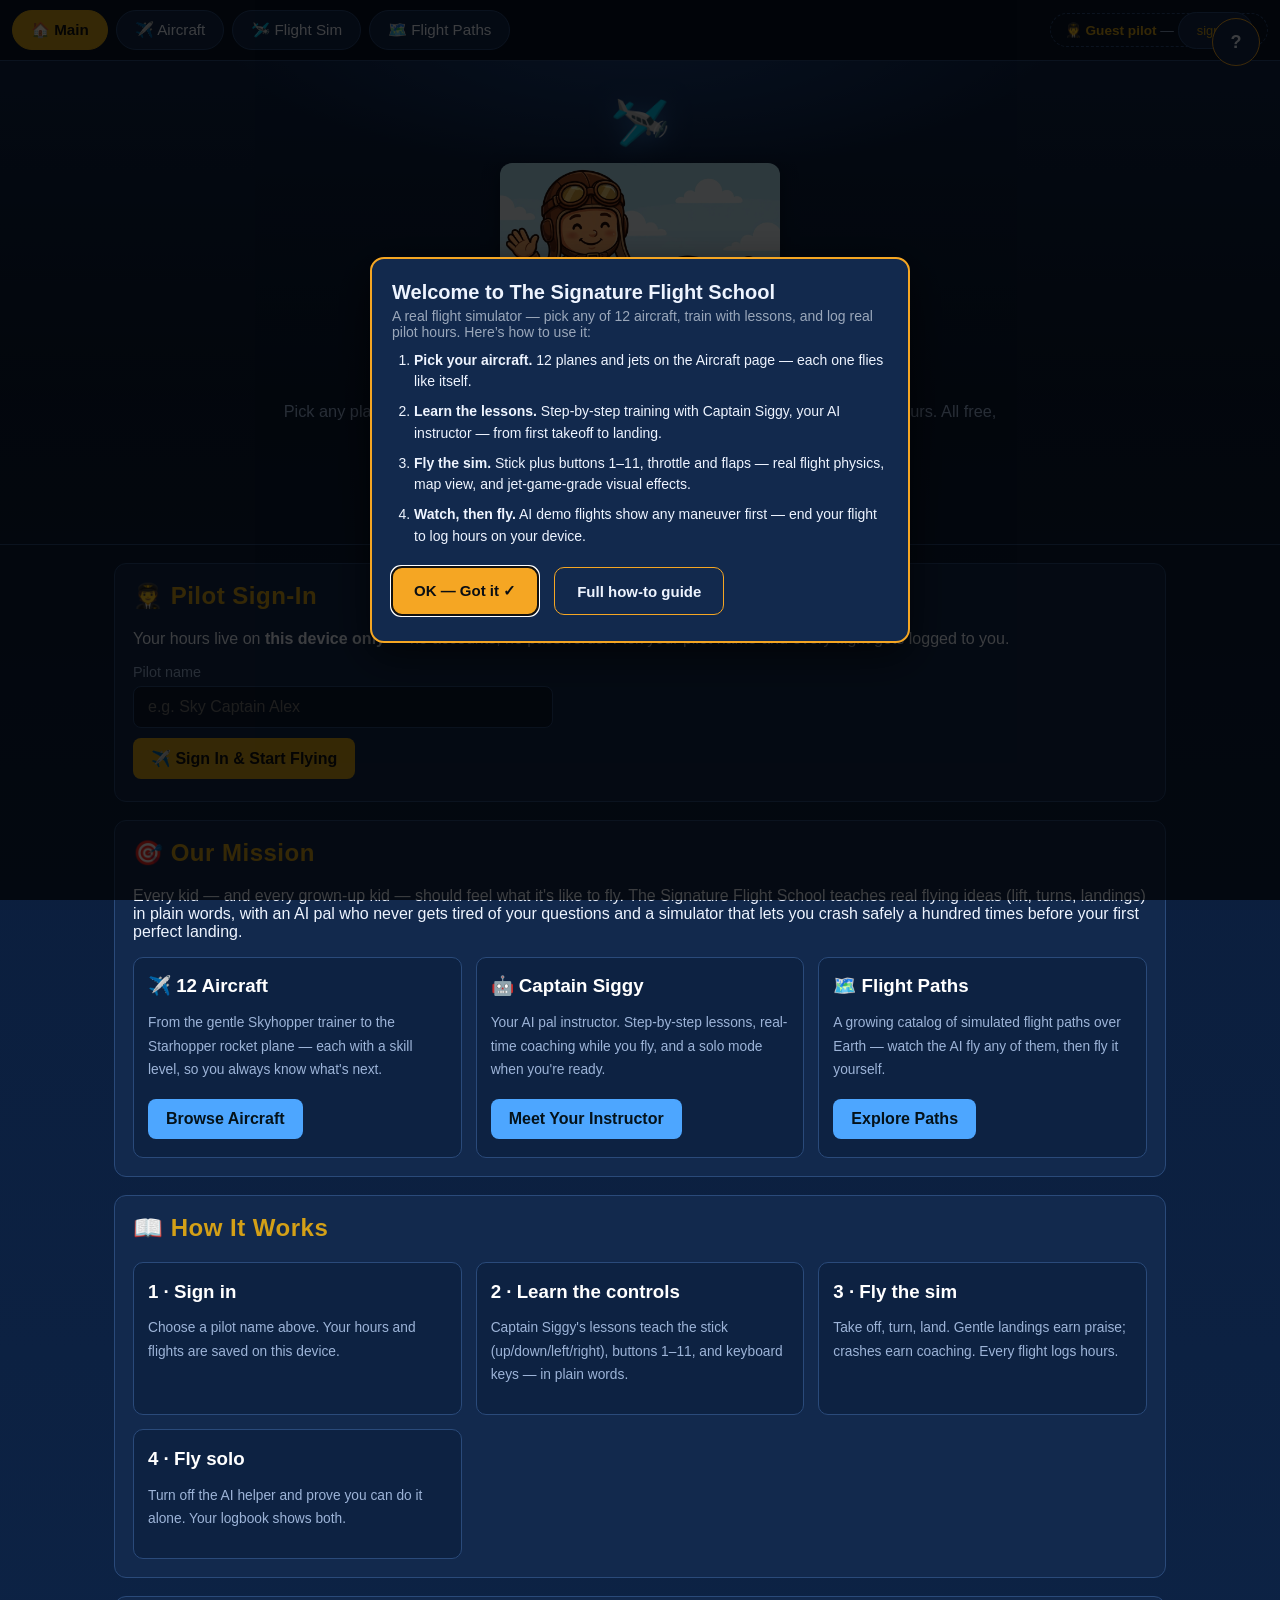
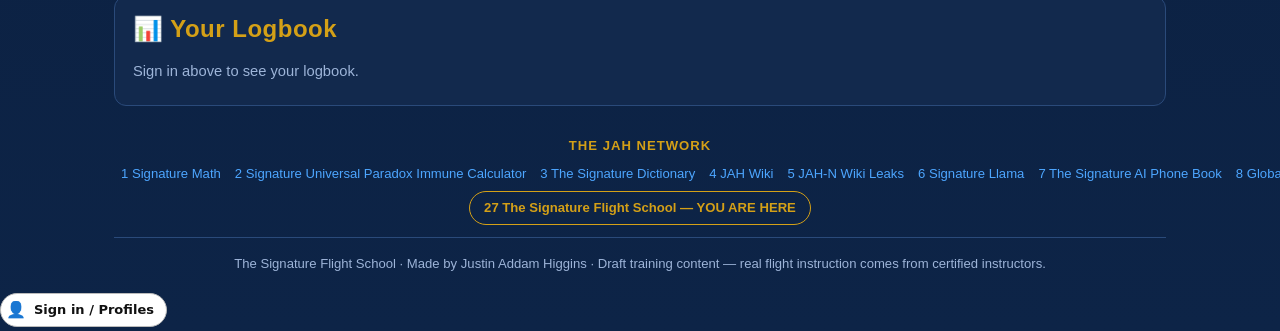
<file: index.html>
<!DOCTYPE html>
<html lang="en">
<head>
<meta charset="utf-8">
<meta name="viewport" content="width=device-width,initial-scale=1">
<title>The Signature Flight School — Learn to Fly with an AI Pal</title>
<meta name="description" content="The Signature Flight School: pick any plane or jet, learn to fly with AI pal Captain Siggy, log simulator hours, and explore a million flight paths. Free.">
<link rel="canonical" href="https://justinahiggins614-cmyk.github.io/signature-flight-school/">
<link rel="stylesheet" href="css/style.css">
</head>
<body>
<nav class="tabs" id="tabbar" aria-label="Flight School sections">
  <a href="index.html">🏠 Main</a><a href="aircraft.html">✈️ Aircraft</a><a href="sim.html">🛩️ Flight Sim</a><a href="paths.html">🗺️ Flight Paths</a>
  <span class="pilotchip" id="pilotchip"></span>
</nav>
<div class="hero"><div class="wrap">
  <div class="plane">🛩️</div>
  <img src="assets/hero-mascot.jpg" alt="Captain Siggy, the Flight School mascot" class="hero-mascot">
  <h1><span class="gold">The Signature</span> Flight School</h1>
  <p class="tag">Pick any plane or jet. Learn to fly with your AI pal <b>Captain Siggy</b>. Log real simulator hours. All free, right in your browser.</p>
  <p><a class="btn gold" href="sim.html">Start Flying →</a>
     <a class="btn ghost" href="aircraft.html">Pick an Aircraft</a></p>
</div></div>
<div class="wrap">

<div class="sec" id="pilot">
  <h2>🧑‍✈️ Pilot Sign-In</h2>
  <p>Your hours live on <b>this device only</b> — no accounts, no passwords. Pick your pilot name and every flight gets logged to you.</p>
  <div id="pilotbox"></div>
</div>

<div class="sec">
  <h2>🎯 Our Mission</h2>
  <p>Every kid — and every grown-up kid — should feel what it's like to fly. The Signature Flight School teaches real flying ideas (lift, turns, landings) in plain words, with an AI pal who never gets tired of your questions and a simulator that lets you crash safely a hundred times before your first perfect landing.</p>
  <div class="grid">
    <div class="card"><h3 id="fleetcard">✈️ 12 Aircraft</h3><p class="meta">From the gentle Skyhopper trainer to the Starhopper rocket plane — each with a skill level, so you always know what's next.</p><a class="btn" href="aircraft.html">Browse Aircraft</a></div>
    <div class="card"><h3>🤖 Captain Siggy</h3><p class="meta">Your AI pal instructor. Step-by-step lessons, real-time coaching while you fly, and a solo mode when you're ready.</p><a class="btn" href="sim.html">Meet Your Instructor</a></div>
    <div class="card"><h3>🗺️ Flight Paths</h3><p class="meta">A growing catalog of simulated flight paths over Earth — watch the AI fly any of them, then fly it yourself.</p><a class="btn" href="paths.html">Explore Paths</a></div>
  </div>
</div>

<div class="sec">
  <h2>📖 How It Works</h2>
  <div class="grid">
    <div class="card"><h3>1 · Sign in</h3><p class="meta">Choose a pilot name above. Your hours and flights are saved on this device.</p></div>
    <div class="card"><h3>2 · Learn the controls</h3><p class="meta">Captain Siggy's lessons teach the stick (up/down/left/right), buttons 1–11, and keyboard keys — in plain words.</p></div>
    <div class="card"><h3>3 · Fly the sim</h3><p class="meta">Take off, turn, land. Gentle landings earn praise; crashes earn coaching. Every flight logs hours.</p></div>
    <div class="card"><h3>4 · Fly solo</h3><p class="meta">Turn off the AI helper and prove you can do it alone. Your logbook shows both.</p></div>
  </div>
</div>

<div class="sec">
  <h2>📊 Your Logbook</h2>
  <div id="logbook"><p class="statusline">Sign in above to see your logbook.</p></div>
</div>

<div id="jahnet"></div>
<footer>The Signature Flight School · Made by Justin Addam Higgins · Draft training content — real flight instruction comes from certified instructors.</footer>
</div>
<script src="js/signin.js"></script>
<script src="js/godmode.js"></script>
<script src="js/shared.js"></script>
<script>
SFNAV();SFTABS("main");SFchip();
function esc(s){return String(s).replace(/&/g,"&amp;").replace(/</g,"&lt;").replace(/>/g,"&gt;").replace(/"/g,"&quot;");}
function renderPilot(){
  var box=document.getElementById("pilotbox"),cur=SFpilots.current();
  if(cur){var p=SFpilots.get(cur);
    box.innerHTML='<p>Welcome back, <b style="color:var(--gold)">'+esc(cur)+'</b>!</p>'+
    '<p class="meta">⏱️ '+p.hours.toFixed(1)+' simulator hours · 🛫 '+p.flights+' flights · 🎓 '+(p.lessons||[]).length+' lessons done</p>'+
    '<button class="ghost" id="switchp">Switch pilot</button> <button class="ghost" id="newp">New pilot</button>';
  }else{
    box.innerHTML='<label class="fl" for="pname">Pilot name</label>'+
    '<input type="text" id="pname" placeholder="e.g. Sky Captain Alex" maxlength="40" aria-label="Pilot name">'+
    '<br><button class="gold" id="gop">✈️ Sign In &amp; Start Flying</button>';
  }
  var g=document.getElementById("gop");
  if(g)g.onclick=function(){var v=document.getElementById("pname").value.trim();
    if(!v){jahToast("Pick a pilot name first!");return;}
    SFpilots.signin(v);renderPilot();renderLog();SFchip();};
  var s=document.getElementById("switchp"),n=document.getElementById("newp");
  if(s)s.onclick=function(){var all=SFpilots.all(),ks=Object.keys(all);
    if(!ks.length){jahToast("No pilots yet — sign in above first!");return;}
    jahPilotPick(ks,function(pick){if(pick&&all[pick]){SFpilots.signin(pick);renderPilot();renderLog();SFchip();}});};
  if(n)n.onclick=function(){SFpilots.signout();renderPilot();renderLog();SFchip();};
}
function renderLog(){
  var el=document.getElementById("logbook"),cur=SFpilots.current();
  if(!cur){el.innerHTML='<p class="statusline">Sign in above to see your logbook.</p>';return;}
  var p=SFpilots.get(cur);
  el.innerHTML='<p>🧑‍✈️ <b>'+esc(cur)+'</b></p>'+
   '<p class="meta">⏱️ Total simulator hours: <b style="color:var(--gold)">'+p.hours.toFixed(1)+'h</b><br>'+
   '🛫 Flights logged: <b>'+p.flights+'</b><br>🎓 Lessons completed: <b>'+(p.lessons||[]).length+' / 5</b></p>'+
   '<button class="ghost" onclick="SFRead(\'Pilot '+esc(cur).replace(/'/g,"")+'. '+p.hours.toFixed(1)+' simulator hours. '+p.flights+' flights. '+(p.lessons||[]).length+' of 5 lessons done.\')">🔊 Read my logbook</button>';
}
renderPilot();renderLog();
/* live fleet count from the real aircraft data (stamped 12 stays as fallback) */
fetch("data/aircraft.json").then(function(r){if(!r.ok)throw new Error("http "+r.status);return r.json();}).then(function(d){
  var n=Array.isArray(d)?d.length:0,el=document.getElementById("fleetcard");
  if(n&&el)el.textContent="✈️ "+n+" Aircraft";
}).catch(function(){});
</script>

<style>
/* ============ FIRST-visit WELCOME overlay (2026-10-04 standard: centered modal, no scroll, no spotlight) ============ */
#jahWelcome,#jahGuide,#jahGuideBtn{--amber:#f5a623;--amber2:#f5a6232}
#jahGuideBtn{position:fixed;top:14px;right:14px;z-index:99900;min-width:48px;min-height:48px;border-radius:24px;border:1px solid var(--amber,#f5a623);background:var(--panel,#161d27);color:var(--amber2,#ffcf6e);font-weight:700;font-size:18px;padding:10px 16px;cursor:pointer}
#jahGuideBtn:hover{background:var(--amber,#f5a623);color:#0a0e14}
#jahWelcome{position:fixed;inset:0;z-index:100000;display:none;align-items:center;justify-content:center;padding:16px;background:rgba(0,0,0,.75)}
#jahWelcome.show{display:flex}
#jahWelcomeCard{background:var(--panel,#161d27);border:2px solid var(--amber,#f5a623);border-radius:14px;padding:22px 20px;max-width:540px;width:100%;max-height:88vh;overflow-y:auto;box-shadow:0 12px 40px rgba(0,0,0,.6);color:var(--txt,#e8edf4)}
#jahWelcomeCard h2{margin:0 0 4px;color:var(--amber2,#ffcf6e);font-size:20px}
#jahWelcomeCard .wsub{margin:4px 0 0;color:var(--dim,#9aa7ba);font-size:14px}
#jahWelcomeCard ol{margin:10px 0 0;padding-left:22px;font-size:14px;line-height:1.55}
#jahWelcomeCard ol li{margin:8px 0}
#jahWelcomeCard ol li b{color:var(--amber2,#ffcf6e)}
#jahWelcomeCard .wbtnrow{display:flex;gap:10px;margin-top:16px;flex-wrap:wrap}
#jahGuide .btn,#jahWelcome .btn{min-height:48px;min-width:48px;font-size:15px;padding:12px 22px;border-radius:10px;border:1px solid var(--amber,#f5a623);background:transparent;color:var(--amber2,#ffcf6e);cursor:pointer;font-family:inherit}
#jahWelcomeOk{font-weight:700;background:var(--amber,#f5a623)!important;color:#0a0e14!important;border:none!important}
#jahGuide{position:fixed;inset:0;z-index:99900;display:none;align-items:center;justify-content:center;padding:16px;background:rgba(0,0,0,.7)}
#jahGuide.show{display:flex}
#jahGuideCard{background:var(--panel,#161d27);border:1px solid var(--amber,#f5a623);border-radius:14px;max-width:680px;width:100%;max-height:86vh;overflow:auto;padding:20px 22px;color:var(--txt,#e8edf4)}
#jahGuideCard h2{margin-top:0;color:var(--amber2,#ffcf6e)}
#jahGuideCard .gfeat{margin:0 0 14px;padding:10px 12px;background:#10151d;border:1px solid var(--line,#2a3444);border-radius:10px}
#jahGuideCard .gfeat b{color:var(--amber2,#ffcf6e)}
#jahGuideCard .gfeat p{margin:4px 0 0;font-size:14px;line-height:1.5;color:var(--txt,#e8edf4)}
#jahGuideCard .gfeat p b{color:var(--amber2,#ffcf6e)}
#jahGuideCard .gfeat ul{margin:4px 0;padding-left:20px}
#jahGuideCloseRow{display:flex;gap:10px;margin-bottom:12px;flex-wrap:wrap;align-items:center;justify-content:space-between}
.hero-mascot{max-width:280px;width:60%;height:auto;border-radius:12px;margin:12px auto;display:block;box-shadow:0 4px 18px rgba(0,0,0,.35);}
</style>
<button id="jahGuideBtn" aria-label="Open the site guide" title="How to use this site — every feature, in plain language">?</button>
<!-- first-visit WELCOME overlay (2026-10-04 standard: centered modal, no scroll, no spotlight) -->
<div id="jahWelcome" aria-hidden="true">
  <div id="jahWelcomeCard" role="dialog" aria-modal="true" aria-label="Welcome to The Signature Flight School">
    <h2>Welcome to The Signature Flight School</h2>
    <p class="wsub">A real flight simulator &mdash; pick any of 12 aircraft, train with lessons, and log real pilot hours. Here&rsquo;s how to use it:</p>
    <ol>
      <li><b>Pick your aircraft.</b> 12 planes and jets on the Aircraft page &mdash; each one flies like itself.</li>
      <li><b>Learn the lessons.</b> Step-by-step training with Captain Siggy, your AI instructor &mdash; from first takeoff to landing.</li>
      <li><b>Fly the sim.</b> Stick plus buttons 1&ndash;11, throttle and flaps &mdash; real flight physics, map view, and jet-game-grade visual effects.</li>
      <li><b>Watch, then fly.</b> AI demo flights show any maneuver first &mdash; end your flight to log hours on your device.</li>
    </ol>
    <div class="wbtnrow">
      <button class="btn" id="jahWelcomeOk" type="button">OK &mdash; Got it &#10003;</button>
      <button class="btn" id="jahWelcomeFull" type="button">Full how-to guide</button>
    </div>
  </div>
</div>
<div id="jahGuide" aria-hidden="true">
  <div id="jahGuideCard" role="dialog" aria-modal="true" aria-label="How to use The Signature Flight School">
    <div id="jahGuideCloseRow">
      <h2 style="margin:0">How to use this site</h2>
      <button class="btn" id="jahGuideClose" type="button">&#10005; Close</button>
    </div>
    <div class="gfeat"><b>&#9992;&#65039; Aircraft</b><p><b>What:</b> the Aircraft page. <b>Does:</b> 12 planes and jets, each with its own flight model and look. <b>How:</b> Open Aircraft, pick one, press Fly.</p></div>
    <div class="gfeat"><b>&#127891; Lessons</b><p><b>What:</b> the training track. <b>Does:</b> Step-by-step lessons from takeoff to landing with Captain Siggy the AI instructor. <b>How:</b> Start Lesson 1 and follow the calls.</p></div>
    <div class="gfeat"><b>&#128377; Sim controls</b><p><b>What:</b> the cockpit controls. <b>Does:</b> Stick for pitch and roll, buttons 1&ndash;11 for views and systems (7 = map, 10 = pause), throttle for power &mdash; honest flight physics. <b>How:</b> Fly in the sim; the button bar labels every control.</p></div>
    <div class="gfeat"><b>&#129516; AI demo flights</b><p><b>What:</b> the watch-first mode. <b>Does:</b> The AI flies any maneuver or path so you can study it, then you take the controls. <b>How:</b> Press &ldquo;Watch the AI fly it&rdquo; in the sim.</p></div>
    <div class="gfeat"><b>&#128506; Flight Paths</b><p><b>What:</b> the Paths page. <b>Does:</b> Watch the AI fly any flight path, then fly it yourself. <b>How:</b> Open Flight Paths, pick a path.</p></div>
    <div class="gfeat"><b>&#9201;&#65039; Pilot hours</b><p><b>What:</b> your logbook. <b>Does:</b> Flight time is logged on your device when you end a flight. <b>How:</b> Press &ldquo;End flight &amp; log hours&rdquo;.</p></div>
    <div class="gfeat"><b>&#127912; Graphics tiers</b><p><b>What:</b> the visuals dial. <b>Does:</b> 16-BIT up to BEYOND &mdash; sky, clouds, afterburner, vapor trails scale with the era you pick. <b>How:</b> The graphics control in the sim; lower tiers also keep older phones smooth.</p></div>
    <div class="btnrow" style="display:flex;gap:10px;flex-wrap:wrap;margin-top:6px">
      <button class="btn" id="jahGuideTour" type="button">&#9654; Show the welcome guide</button>
      <button class="btn" id="jahGuideClose2" type="button">&#10005; Close guide</button>
    </div>
  </div>
</div>
<script>(function(){try{
/* ---------- first-visit WELCOME overlay (2026-10-04 standard): centered modal.
   NO auto-scroll, NO spotlight, NO section jumps — the page stays put, the overlay teaches. ---------- */
var FLAG="jah-tour-seen-flightschool";
/* JAHProfile storage wrapper (JAHPS): public visitors pass keys through unprefixed (behavior unchanged); signed-in profiles get per-profile namespaced storage. */
var JAHPS=(function(){try{return (typeof JAHProfile!=="undefined")&&JAHProfile.store?JAHProfile.store:localStorage;}catch(e){return localStorage;}})();
function ls(k,v){try{if(v===undefined)return JAHPS.get(k);JAHPS.set(k,v)}catch(e){return null}}
var w=document.getElementById("jahWelcome"),
    guide=document.getElementById("jahGuide"),
    guideCard=document.getElementById("jahGuideCard"),
    guideBtn=document.getElementById("jahGuideBtn");
function openWelcome(){if(!w)return;w.classList.add("show");w.setAttribute("aria-hidden","false");
  try{document.getElementById("jahWelcomeOk").focus({preventScroll:true})}catch(e){}}
function closeWelcome(){if(!w)return;w.classList.remove("show");w.setAttribute("aria-hidden","true");ls(FLAG,"1")}
document.getElementById("jahWelcomeOk").onclick=closeWelcome;
document.getElementById("jahWelcomeFull").onclick=function(){closeWelcome();openGuide()};
w.addEventListener("click",function(e){if(e.target===w)closeWelcome()});
document.addEventListener("keydown",function(e){
  if(w.classList.contains("show")&&e.key==="Escape"){closeWelcome();e.preventDefault()}});
function openGuide(){if(!guide)return;guide.classList.add("show");guide.setAttribute("aria-hidden","false");
  try{guideCard.scrollTop=0;document.getElementById("jahGuideClose").focus({preventScroll:true})}catch(e){}}
function closeGuide(){if(!guide)return;guide.classList.remove("show");guide.setAttribute("aria-hidden","true");
  try{guideBtn.focus({preventScroll:true})}catch(e){}}
guideBtn.onclick=openWelcome;
document.getElementById("jahGuideClose").onclick=closeGuide;
document.getElementById("jahGuideClose2").onclick=closeGuide;
document.getElementById("jahGuideTour").onclick=function(){closeGuide();openWelcome()};
guide.addEventListener("click",function(e){if(e.target===guide)closeGuide()});
var __qs="",__hash="";try{__qs=location.search;__hash=location.hash}catch(e){}
if(!ls(FLAG)&&__qs.indexOf("craft=")<0){setTimeout(openWelcome,900)}
}catch(e){}})();</script>
<script>
(function () {
  /* JAHProfile sign-in — mount the header button. signin.js is already loaded above. */
  var mount = document.querySelector('header .booksearch') ||
              document.querySelector('nav.jtabbar') ||
              document.querySelector('header nav') ||
              document.querySelector('header') ||
              document.body;
  if (window.JAHProfile && JAHProfile.ui) JAHProfile.ui.renderButton(mount);
})();
</script>
<script>
(function () {
  /* JAHProfile "Make it mine" page greeting (Step 6a) — renders ONLY when personalization
     is live (signed in + opted in + My view); public and Signature view stay exactly as today. */
  if (window.JAHProfile && JAHProfile.ui) {
    var mount = document.querySelector('header') || document.body;
    JAHProfile.ui.renderGreeting(mount);
  }
})();
</script>
<style>#jah-toast{position:fixed;left:50%;bottom:24px;transform:translateX(-50%);background:#1c2940;color:#fff;padding:12px 20px;border-radius:10px;border:1px solid #35e0ff;z-index:99999;max-width:90vw;display:none;box-shadow:0 4px 20px rgba(0,0,0,.5);font-size:.95em}</style>
<script>
function jahToast(m){var t=document.getElementById('jah-toast');if(!t){t=document.createElement('div');t.id='jah-toast';document.body.appendChild(t)}t.textContent=String(m);t.style.display='block';clearTimeout(t._x);t._x=setTimeout(function(){t.style.display='none'},3000)}
function jahConfirm(msg,cb){var o=document.getElementById('jah-confirm');if(o)o.remove();o=document.createElement('div');o.id='jah-confirm';o.style.cssText='position:fixed;inset:0;background:rgba(0,0,0,.65);z-index:99999;display:flex;align-items:center;justify-content:center;padding:16px';var box=document.createElement('div');box.style.cssText='background:#1c2940;border:1px solid #35e0ff;border-radius:12px;padding:20px;max-width:92vw;color:#fff';var p=document.createElement('p');p.style.margin='0 0 16px';p.textContent=String(msg);var row=document.createElement('div');row.style.cssText='display:flex;gap:10px;justify-content:flex-end';var no=document.createElement('button');no.textContent='Cancel';no.style.cssText='padding:10px 18px;border-radius:8px;border:1px solid #666;background:#222;color:#fff;font-size:1em';var yes=document.createElement('button');yes.textContent='Confirm';yes.style.cssText='padding:10px 18px;border-radius:8px;border:none;background:#35e0ff;color:#000;font-weight:bold;font-size:1em';no.onclick=function(){o.remove();cb(false)};yes.onclick=function(){o.remove();cb(true)};row.appendChild(no);row.appendChild(yes);box.appendChild(p);box.appendChild(row);o.appendChild(box);document.body.appendChild(o);yes.focus()}
/* in-page pilot picker (replaces native prompt(), which is suppressed in some in-app browsers) */
function jahPilotPick(names,cb){var o=document.getElementById('jah-pilotpick');if(o)o.remove();o=document.createElement('div');o.id='jah-pilotpick';o.style.cssText='position:fixed;inset:0;background:rgba(0,0,0,.65);z-index:99999;display:flex;align-items:center;justify-content:center;padding:16px';var box=document.createElement('div');box.style.cssText='background:#1c2940;border:1px solid #35e0ff;border-radius:12px;padding:20px;max-width:92vw;min-width:280px;color:#fff';var p=document.createElement('p');p.style.margin='0 0 12px';p.textContent='Pick a pilot:';box.appendChild(p);names.forEach(function(n){var b=document.createElement('button');b.textContent=n;b.style.cssText='display:block;width:100%;text-align:left;margin:6px 0;padding:12px;border-radius:8px;border:1px solid #35e0ff;background:#0e1626;color:#fff;font-size:1em';b.onclick=function(){o.remove();cb(n)};box.appendChild(b)});var c=document.createElement('button');c.textContent='Cancel';c.style.cssText='display:block;width:100%;margin:10px 0 0;padding:10px;border-radius:8px;border:1px solid #666;background:#222;color:#fff;font-size:1em';c.onclick=function(){o.remove();cb(null)};box.appendChild(c);o.appendChild(box);document.body.appendChild(o)}
</script>

</body>
</html>
</file>
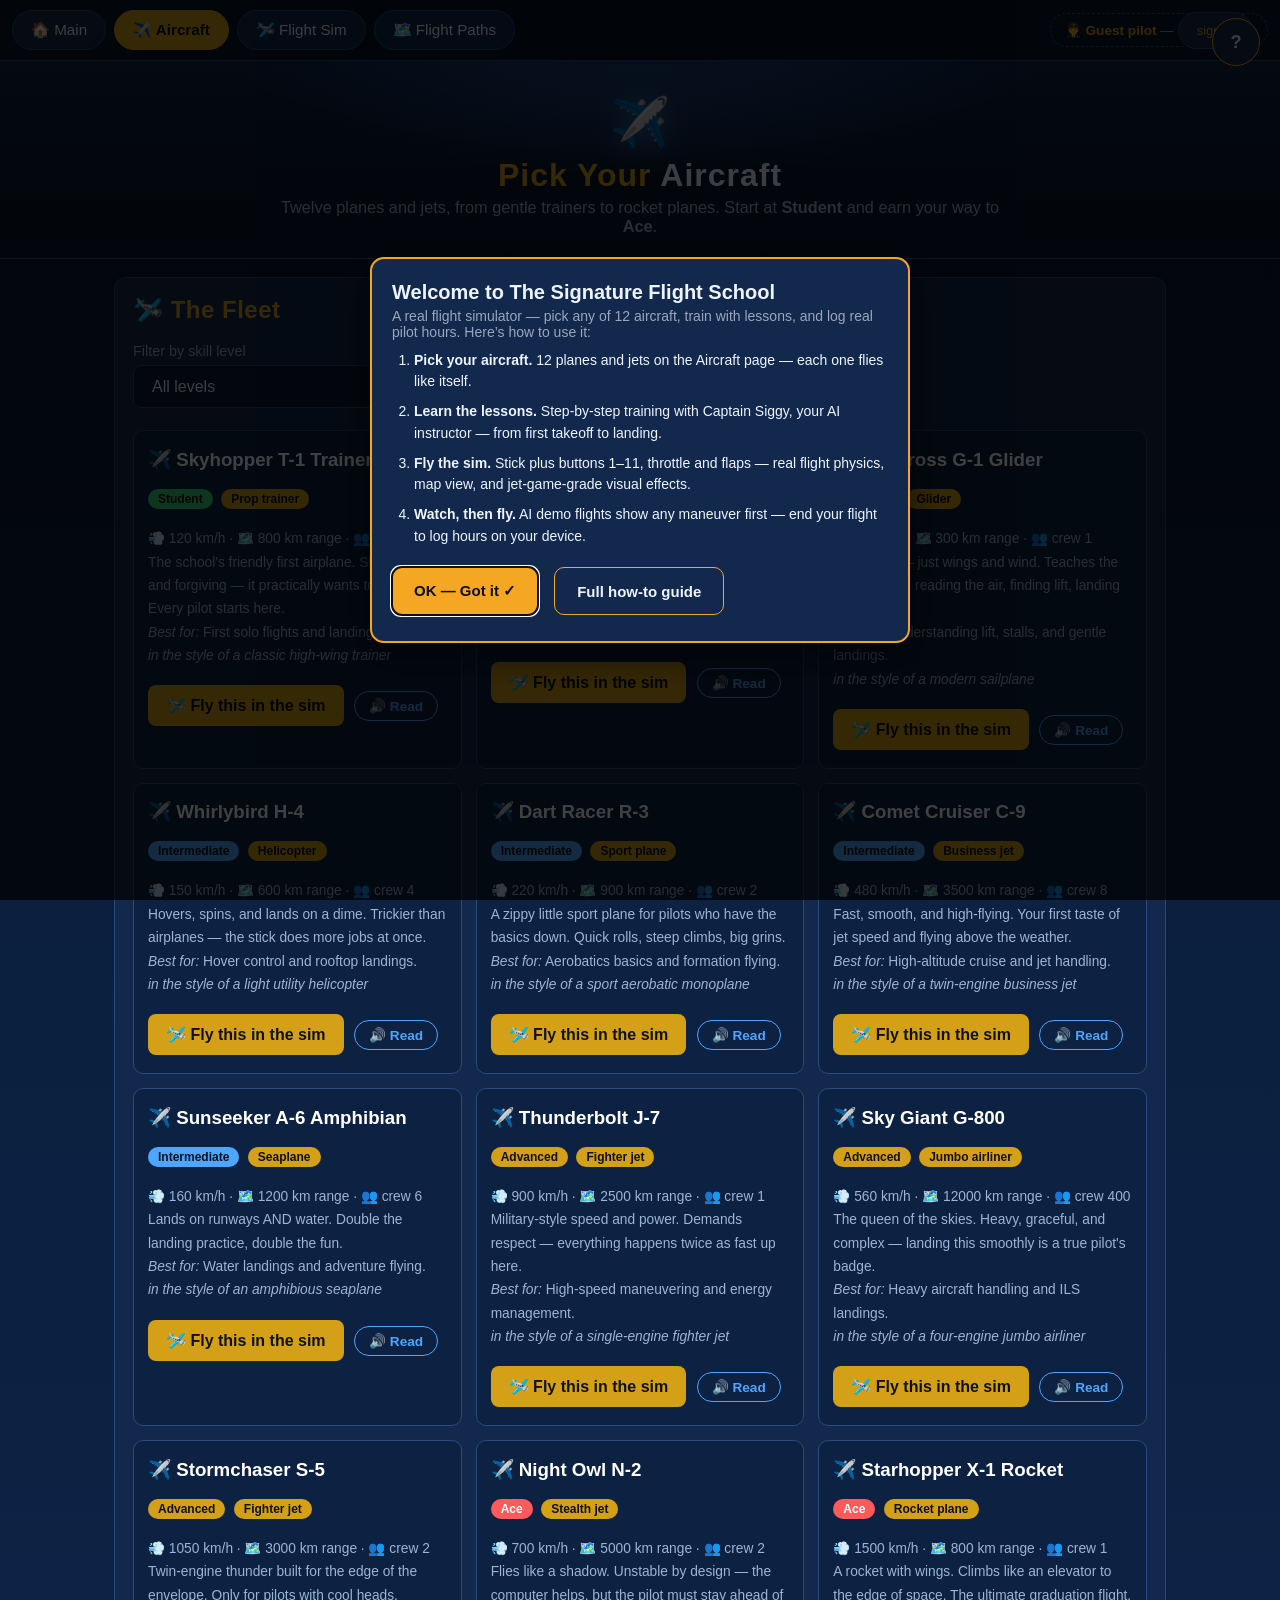
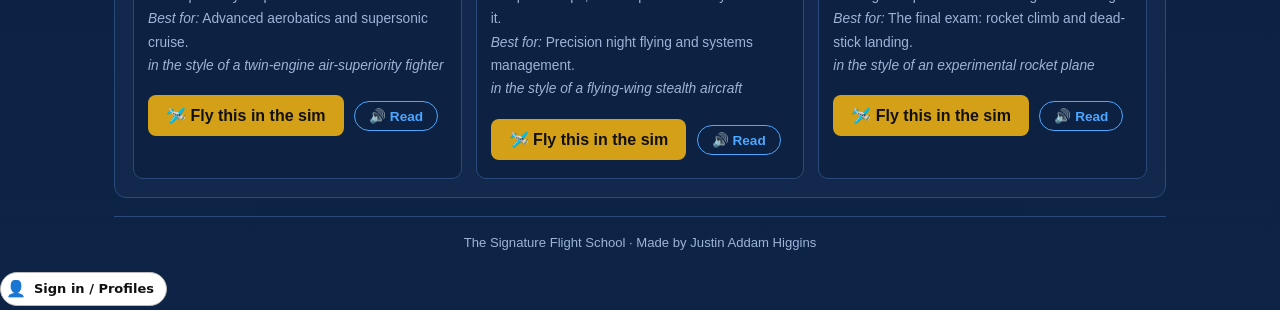
<file: aircraft.html>
<!DOCTYPE html>
<html lang="en">
<head>
<meta charset="utf-8">
<meta name="viewport" content="width=device-width,initial-scale=1">
<title>Aircraft — The Signature Flight School</title>
<meta name="description" content="Pick your plane or jet: 12 aircraft from student trainers to ace rocket planes, each with specs and skill level.">
<link rel="canonical" href="https://justinahiggins614-cmyk.github.io/signature-flight-school/aircraft.html">
<link rel="stylesheet" href="css/style.css">
</head>
<body>
<nav class="tabs" id="tabbar" aria-label="Flight School sections">
  <a href="index.html">🏠 Main</a><a href="aircraft.html">✈️ Aircraft</a><a href="sim.html">🛩️ Flight Sim</a><a href="paths.html">🗺️ Flight Paths</a>
  <span class="pilotchip" id="pilotchip"></span>
</nav>
<div class="hero"><div class="wrap">
  <div class="plane">✈️</div>
  <h1><span class="gold">Pick Your</span> Aircraft</h1>
  <p class="tag">Twelve planes and jets, from gentle trainers to rocket planes. Start at <b>Student</b> and earn your way to <b>Ace</b>.</p>
</div></div>
<div class="wrap">
<div class="sec">
  <h2>🛩️ The Fleet</h2>
  <p><label class="fl" for="skillf">Filter by skill level</label>
  <select id="skillf" aria-label="Filter by skill level">
    <option value="">All levels</option><option>Student</option><option>Intermediate</option><option>Advanced</option><option>Ace</option>
  </select></p>
  <div class="grid" id="fleet"></div>
</div>
<footer>The Signature Flight School · Made by Justin Addam Higgins</footer>
</div>
<script src="js/signin.js"></script>
<script src="js/godmode.js"></script>
<script src="js/shared.js"></script>
<script>
SFNAV();SFTABS("aircraft");SFchip();
function esc(s){return String(s).replace(/&/g,"&amp;").replace(/</g,"&lt;").replace(/>/g,"&gt;").replace(/"/g,"&quot;");}
var FLEET=[];
function skillBadge(s){var c=s==="Student"?"gr":s==="Intermediate"?"bl":s==="Advanced"?"gold":"rd";
  return '<span class="badge '+c+'">'+s+'</span>';}
function render(f){
  var el=document.getElementById("fleet");
  el.innerHTML=f.map(function(a){
    var read=(a.name+". "+a.type+". Skill level "+a.skill+". Top speed "+a.speed+" kilometers per hour. Range "+a.range+" kilometers. "+a.desc+" Best for: "+a.best).replace(/"/g,"");
    return '<div class="card"><h3>✈️ '+esc(a.name)+'</h3>'+
    '<p>'+skillBadge(a.skill)+' <span class="badge">'+esc(a.type)+'</span></p>'+
    '<p class="meta">💨 '+a.speed+' km/h · 🗺️ '+a.range+' km range · 👥 crew '+a.crew+'<br>'+esc(a.desc)+
    '<br><i>Best for:</i> '+esc(a.best)+'<br><i>'+esc(a.style)+'</i></p>'+
    '<button class="gold" data-fly="'+a.id+'">🛩️ Fly this in the sim</button> '+
    '<button class="readbtn" data-read="'+esc(read)+'" onclick="sfReadCard(this)">🔊 Read</button></div>';
  }).join("");
  el.querySelectorAll("[data-fly]").forEach(function(b){b.onclick=function(){location.href="sim.html?craft="+b.getAttribute("data-fly");};});
}
fetch("data/aircraft.json").then(function(r){return r.json();}).then(function(d){
  FLEET=d;
  document.getElementById("skillf").onchange=function(){var v=this.value;
    render(v?FLEET.filter(function(a){return a.skill===v;}):FLEET);};
  render(FLEET);
}).catch(function(){document.getElementById("fleet").innerHTML="<p>Could not load the fleet.</p>";});
</script>

<style>
/* ============ FIRST-visit WELCOME overlay (2026-10-04 standard: centered modal, no scroll, no spotlight) ============ */
#jahWelcome,#jahGuide,#jahGuideBtn{--amber:#f5a623;--amber2:#f5a6232}
#jahGuideBtn{position:fixed;top:14px;right:14px;z-index:99900;min-width:48px;min-height:48px;border-radius:24px;border:1px solid var(--amber,#f5a623);background:var(--panel,#161d27);color:var(--amber2,#ffcf6e);font-weight:700;font-size:18px;padding:10px 16px;cursor:pointer}
#jahGuideBtn:hover{background:var(--amber,#f5a623);color:#0a0e14}
#jahWelcome{position:fixed;inset:0;z-index:100000;display:none;align-items:center;justify-content:center;padding:16px;background:rgba(0,0,0,.75)}
#jahWelcome.show{display:flex}
#jahWelcomeCard{background:var(--panel,#161d27);border:2px solid var(--amber,#f5a623);border-radius:14px;padding:22px 20px;max-width:540px;width:100%;max-height:88vh;overflow-y:auto;box-shadow:0 12px 40px rgba(0,0,0,.6);color:var(--txt,#e8edf4)}
#jahWelcomeCard h2{margin:0 0 4px;color:var(--amber2,#ffcf6e);font-size:20px}
#jahWelcomeCard .wsub{margin:4px 0 0;color:var(--dim,#9aa7ba);font-size:14px}
#jahWelcomeCard ol{margin:10px 0 0;padding-left:22px;font-size:14px;line-height:1.55}
#jahWelcomeCard ol li{margin:8px 0}
#jahWelcomeCard ol li b{color:var(--amber2,#ffcf6e)}
#jahWelcomeCard .wbtnrow{display:flex;gap:10px;margin-top:16px;flex-wrap:wrap}
#jahGuide .btn,#jahWelcome .btn{min-height:48px;min-width:48px;font-size:15px;padding:12px 22px;border-radius:10px;border:1px solid var(--amber,#f5a623);background:transparent;color:var(--amber2,#ffcf6e);cursor:pointer;font-family:inherit}
#jahWelcomeOk{font-weight:700;background:var(--amber,#f5a623)!important;color:#0a0e14!important;border:none!important}
#jahGuide{position:fixed;inset:0;z-index:99900;display:none;align-items:center;justify-content:center;padding:16px;background:rgba(0,0,0,.7)}
#jahGuide.show{display:flex}
#jahGuideCard{background:var(--panel,#161d27);border:1px solid var(--amber,#f5a623);border-radius:14px;max-width:680px;width:100%;max-height:86vh;overflow:auto;padding:20px 22px;color:var(--txt,#e8edf4)}
#jahGuideCard h2{margin-top:0;color:var(--amber2,#ffcf6e)}
#jahGuideCard .gfeat{margin:0 0 14px;padding:10px 12px;background:#10151d;border:1px solid var(--line,#2a3444);border-radius:10px}
#jahGuideCard .gfeat b{color:var(--amber2,#ffcf6e)}
#jahGuideCard .gfeat p{margin:4px 0 0;font-size:14px;line-height:1.5;color:var(--txt,#e8edf4)}
#jahGuideCard .gfeat p b{color:var(--amber2,#ffcf6e)}
#jahGuideCard .gfeat ul{margin:4px 0;padding-left:20px}
#jahGuideCloseRow{display:flex;gap:10px;margin-bottom:12px;flex-wrap:wrap;align-items:center;justify-content:space-between}
</style>
<button id="jahGuideBtn" aria-label="Open the site guide" title="How to use this site — every feature, in plain language">?</button>
<!-- first-visit WELCOME overlay (2026-10-04 standard: centered modal, no scroll, no spotlight) -->
<div id="jahWelcome" aria-hidden="true">
  <div id="jahWelcomeCard" role="dialog" aria-modal="true" aria-label="Welcome to The Signature Flight School">
    <h2>Welcome to The Signature Flight School</h2>
    <p class="wsub">A real flight simulator &mdash; pick any of 12 aircraft, train with lessons, and log real pilot hours. Here&rsquo;s how to use it:</p>
    <ol>
      <li><b>Pick your aircraft.</b> 12 planes and jets on the Aircraft page &mdash; each one flies like itself.</li>
      <li><b>Learn the lessons.</b> Step-by-step training with Captain Siggy, your AI instructor &mdash; from first takeoff to landing.</li>
      <li><b>Fly the sim.</b> Stick plus buttons 1&ndash;11, throttle and flaps &mdash; real flight physics, map view, and jet-game-grade visual effects.</li>
      <li><b>Watch, then fly.</b> AI demo flights show any maneuver first &mdash; end your flight to log hours on your device.</li>
    </ol>
    <div class="wbtnrow">
      <button class="btn" id="jahWelcomeOk" type="button">OK &mdash; Got it &#10003;</button>
      <button class="btn" id="jahWelcomeFull" type="button">Full how-to guide</button>
    </div>
  </div>
</div>
<div id="jahGuide" aria-hidden="true">
  <div id="jahGuideCard" role="dialog" aria-modal="true" aria-label="How to use The Signature Flight School">
    <div id="jahGuideCloseRow">
      <h2 style="margin:0">How to use this site</h2>
      <button class="btn" id="jahGuideClose" type="button">&#10005; Close</button>
    </div>
    <div class="gfeat"><b>&#9992;&#65039; Aircraft</b><p><b>What:</b> the Aircraft page. <b>Does:</b> 12 planes and jets, each with its own flight model and look. <b>How:</b> Open Aircraft, pick one, press Fly.</p></div>
    <div class="gfeat"><b>&#127891; Lessons</b><p><b>What:</b> the training track. <b>Does:</b> Step-by-step lessons from takeoff to landing with Captain Siggy the AI instructor. <b>How:</b> Start Lesson 1 and follow the calls.</p></div>
    <div class="gfeat"><b>&#128377; Sim controls</b><p><b>What:</b> the cockpit controls. <b>Does:</b> Stick for pitch and roll, buttons 1&ndash;11 for views and systems (7 = map, 10 = pause), throttle for power &mdash; honest flight physics. <b>How:</b> Fly in the sim; the button bar labels every control.</p></div>
    <div class="gfeat"><b>&#129516; AI demo flights</b><p><b>What:</b> the watch-first mode. <b>Does:</b> The AI flies any maneuver or path so you can study it, then you take the controls. <b>How:</b> Press &ldquo;Watch the AI fly it&rdquo; in the sim.</p></div>
    <div class="gfeat"><b>&#128506; Flight Paths</b><p><b>What:</b> the Paths page. <b>Does:</b> Watch the AI fly any flight path, then fly it yourself. <b>How:</b> Open Flight Paths, pick a path.</p></div>
    <div class="gfeat"><b>&#9201;&#65039; Pilot hours</b><p><b>What:</b> your logbook. <b>Does:</b> Flight time is logged on your device when you end a flight. <b>How:</b> Press &ldquo;End flight &amp; log hours&rdquo;.</p></div>
    <div class="gfeat"><b>&#127912; Graphics tiers</b><p><b>What:</b> the visuals dial. <b>Does:</b> 16-BIT up to BEYOND &mdash; sky, clouds, afterburner, vapor trails scale with the era you pick. <b>How:</b> The graphics control in the sim; lower tiers also keep older phones smooth.</p></div>
    <div class="btnrow" style="display:flex;gap:10px;flex-wrap:wrap;margin-top:6px">
      <button class="btn" id="jahGuideTour" type="button">&#9654; Show the welcome guide</button>
      <button class="btn" id="jahGuideClose2" type="button">&#10005; Close guide</button>
    </div>
  </div>
</div>
<script>(function(){try{
/* ---------- first-visit WELCOME overlay (2026-10-04 standard): centered modal.
   NO auto-scroll, NO spotlight, NO section jumps — the page stays put, the overlay teaches. ---------- */
var FLAG="jah-tour-seen-flightschool";
/* JAHProfile storage wrapper (JAHPS): public visitors pass keys through unprefixed (behavior unchanged); signed-in profiles get per-profile namespaced storage. */
var JAHPS=(function(){try{return (typeof JAHProfile!=="undefined")&&JAHProfile.store?JAHProfile.store:localStorage;}catch(e){return localStorage;}})();
function ls(k,v){try{if(v===undefined)return JAHPS.get(k);JAHPS.set(k,v)}catch(e){return null}}
var w=document.getElementById("jahWelcome"),
    guide=document.getElementById("jahGuide"),
    guideCard=document.getElementById("jahGuideCard"),
    guideBtn=document.getElementById("jahGuideBtn");
function openWelcome(){if(!w)return;w.classList.add("show");w.setAttribute("aria-hidden","false");
  try{document.getElementById("jahWelcomeOk").focus({preventScroll:true})}catch(e){}}
function closeWelcome(){if(!w)return;w.classList.remove("show");w.setAttribute("aria-hidden","true");ls(FLAG,"1")}
document.getElementById("jahWelcomeOk").onclick=closeWelcome;
document.getElementById("jahWelcomeFull").onclick=function(){closeWelcome();openGuide()};
w.addEventListener("click",function(e){if(e.target===w)closeWelcome()});
document.addEventListener("keydown",function(e){
  if(w.classList.contains("show")&&e.key==="Escape"){closeWelcome();e.preventDefault()}});
function openGuide(){if(!guide)return;guide.classList.add("show");guide.setAttribute("aria-hidden","false");
  try{guideCard.scrollTop=0;document.getElementById("jahGuideClose").focus({preventScroll:true})}catch(e){}}
function closeGuide(){if(!guide)return;guide.classList.remove("show");guide.setAttribute("aria-hidden","true");
  try{guideBtn.focus({preventScroll:true})}catch(e){}}
guideBtn.onclick=openWelcome;
document.getElementById("jahGuideClose").onclick=closeGuide;
document.getElementById("jahGuideClose2").onclick=closeGuide;
document.getElementById("jahGuideTour").onclick=function(){closeGuide();openWelcome()};
guide.addEventListener("click",function(e){if(e.target===guide)closeGuide()});
var __qs="",__hash="";try{__qs=location.search;__hash=location.hash}catch(e){}
if(!ls(FLAG)&&__qs.indexOf("craft=")<0){setTimeout(openWelcome,900)}
}catch(e){}})();</script>
<script>
(function () {
  /* JAHProfile sign-in — mount the header button. signin.js is already loaded above. */
  var mount = document.querySelector('header .booksearch') ||
              document.querySelector('nav.jtabbar') ||
              document.querySelector('header nav') ||
              document.querySelector('header') ||
              document.body;
  if (window.JAHProfile && JAHProfile.ui) JAHProfile.ui.renderButton(mount);
})();
</script>
</body>
</html>
</file>
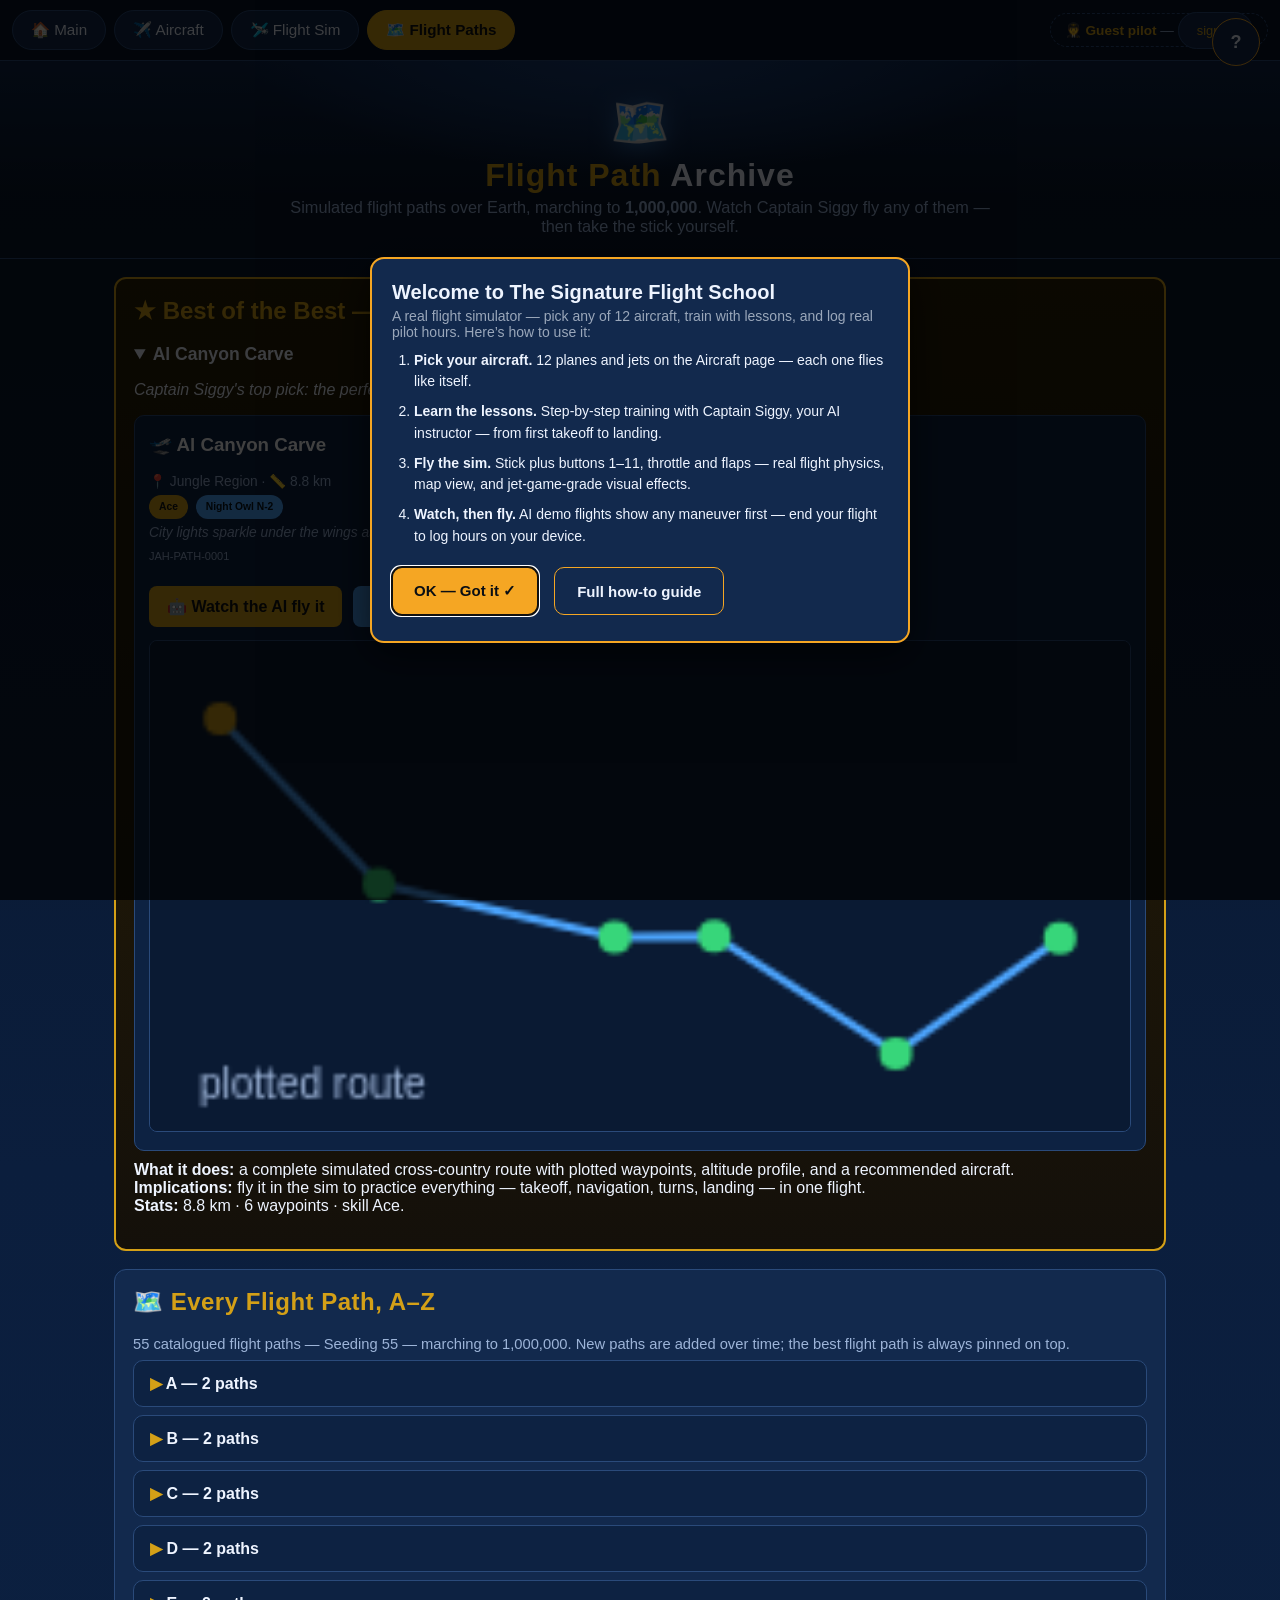
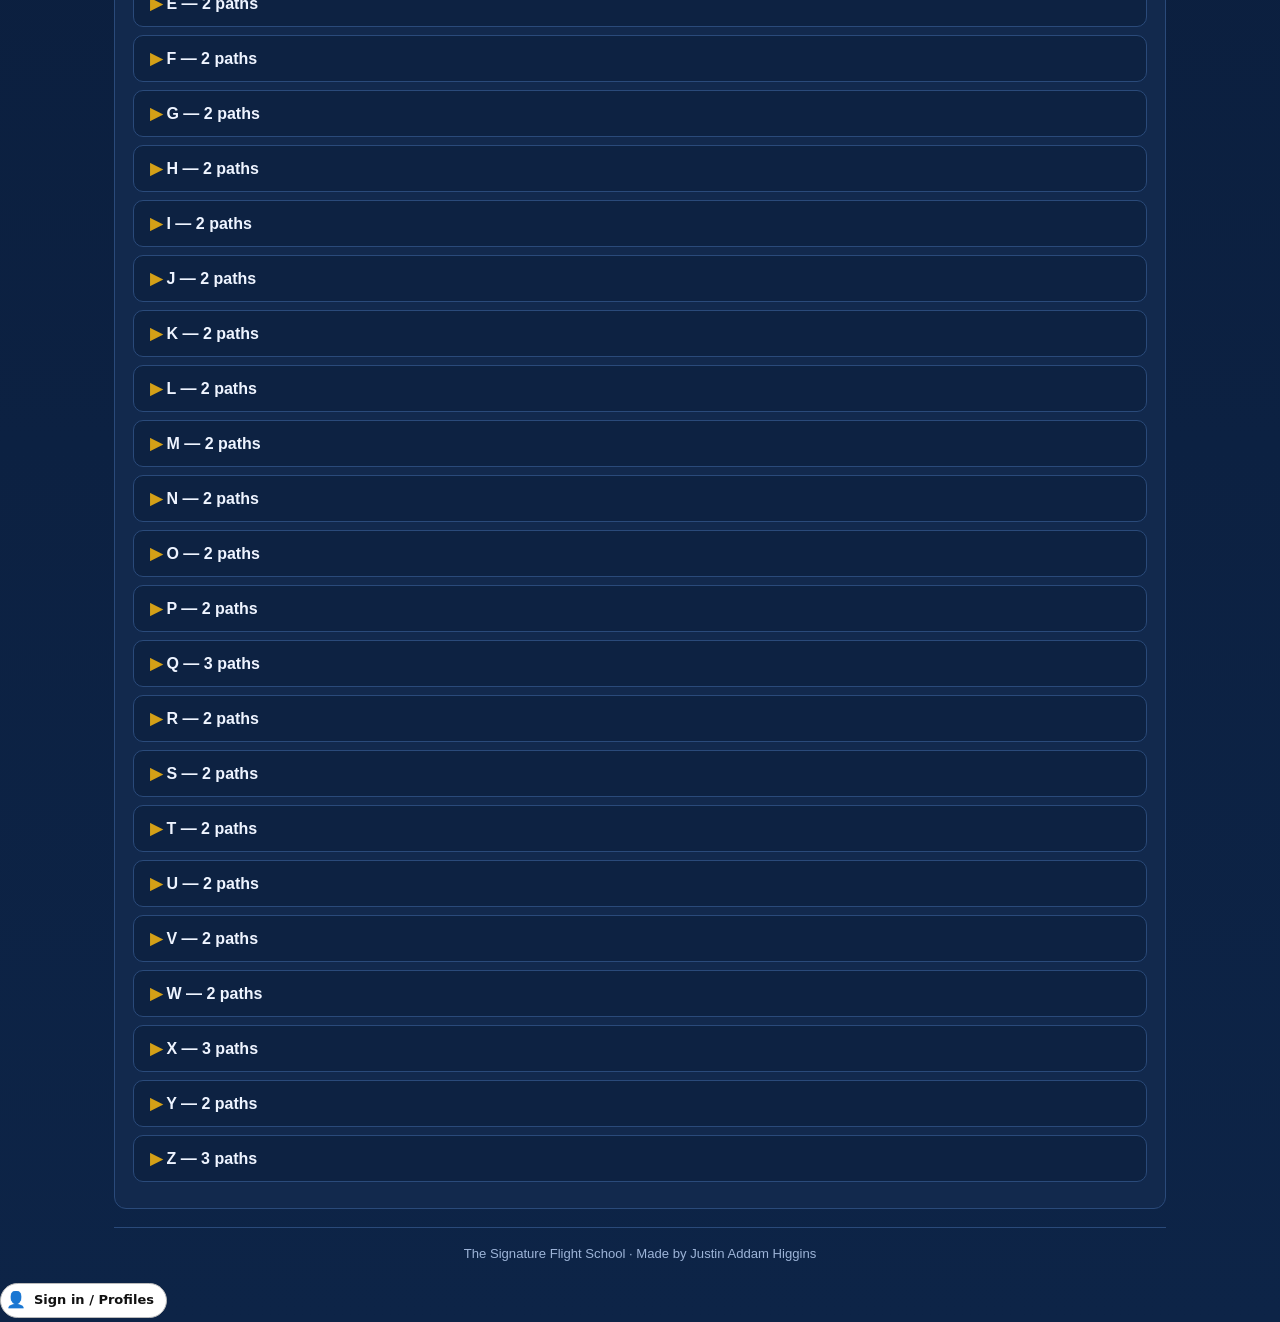
<file: paths.html>
<!DOCTYPE html>
<html lang="en">
<head>
<meta charset="utf-8">
<meta name="viewport" content="width=device-width,initial-scale=1">
<title>Flight Paths — The Signature Flight School</title>
<meta name="description" content="A growing catalog of simulated flight paths over Earth — watch the AI fly any path, then fly it yourself.">
<link rel="canonical" href="https://justinahiggins614-cmyk.github.io/signature-flight-school/paths.html">
<link rel="stylesheet" href="css/style.css">
</head>
<body>
<nav class="tabs" id="tabbar" aria-label="Flight School sections">
  <a href="index.html">🏠 Main</a><a href="aircraft.html">✈️ Aircraft</a><a href="sim.html">🛩️ Flight Sim</a><a href="paths.html">🗺️ Flight Paths</a>
  <span class="pilotchip" id="pilotchip"></span>
</nav>
<div class="hero"><div class="wrap">
  <div class="plane">🗺️</div>
  <h1><span class="gold">Flight Path</span> Archive</h1>
  <p class="tag">Simulated flight paths over Earth, marching to <b>1,000,000</b>. Watch Captain Siggy fly any of them — then take the stick yourself.</p>
</div></div>
<div class="wrap">
<div id="bestbox"></div>
<div class="sec">
  <h2>🗺️ Every Flight Path, A–Z</h2>
  <p class="statusline" id="pathcount"></p>
  <div id="az"></div>
</div>
<footer>The Signature Flight School · Made by Justin Addam Higgins</footer>
</div>
<script src="js/signin.js"></script>
<script src="js/godmode.js"></script>
<script src="js/shared.js"></script>
<script>
SFNAV();SFTABS("paths");SFchip();
function esc(s){return String(s).replace(/&/g,"&amp;").replace(/</g,"&lt;").replace(/>/g,"&gt;").replace(/"/g,"&quot;");}
var ACRAFT={};
fetch("data/aircraft.json").then(function(r){return r.json();}).then(function(a){
  a.forEach(function(x){ACRAFT[x.id]=x.name;});loadPaths();});
function planText(p){
  return "FLIGHT PLAN — "+p.name+" ("+p.id+")\nRegion: "+p.region+"\nDistance: "+p.distance_km+" km\n"+
  "Skill level: "+p.skill+"\nRecommended aircraft: "+(ACRAFT[p.craft]||p.craft)+"\nHighlights: "+p.highlights+
  "\nWaypoints (x east, z north, alt m):\n"+p.waypoints.map(function(w,i){return "  "+(i+1)+". "+w[0]+", "+w[1]+", "+w[2]+"m";}).join("\n")+
  "\n— The Signature Flight School";
}
function cardHTML(p,isBest){
  var read=(p.name+". "+p.region+". "+p.distance_km+" kilometers. Skill level "+p.skill+". "+p.highlights).replace(/"/g,"");
  return '<div class="card"><h3>🛫 '+esc(p.name)+'</h3>'+
  '<p class="meta">📍 '+esc(p.region)+' · 📏 '+p.distance_km+' km<br>'+
  '<span class="badge">'+p.skill+'</span> <span class="badge bl">'+esc(ACRAFT[p.craft]||p.craft)+'</span><br>'+
  '<i>'+esc(p.highlights)+'</i><br><span style="font-size:.8em">'+p.id+'</span></p>'+
  '<button class="gold" data-demo="'+p.id+'">🤖 Watch the AI fly it</button> '+
  '<button data-copy="'+p.id+'">📋 Copy plan</button> '+
  '<button class="ghost" data-dl="'+p.id+'">⬇ Download</button> '+
  '<button class="readbtn" data-read="'+esc(read)+'" onclick="sfReadCard(this)">🔊 Read</button>'+
  '<div style="margin-top:8px"><canvas width="240" height="120" data-map="'+p.id+'" style="width:100%;border-radius:8px;border:1px solid var(--line)"></canvas></div></div>';
}
function drawMap(cv,p){
  var ctx=cv.getContext("2d");ctx.fillStyle="#0a1a33";ctx.fillRect(0,0,240,120);
  var xs=p.waypoints.map(function(w){return w[0];}),zs=p.waypoints.map(function(w){return w[1];});
  var x0=Math.min.apply(0,xs)-200,x1=Math.max.apply(0,xs)+200,
      z0=Math.min.apply(0,zs)-200,z1=Math.max.apply(0,zs)+200;
  function X(x){return 12+(x-x0)/(x1-x0)*216;} function Z(z){return 12+(z-z0)/(z1-z0)*96;}
  ctx.strokeStyle="#4da6ff";ctx.lineWidth=2;ctx.beginPath();
  p.waypoints.forEach(function(w,i){if(i)ctx.lineTo(X(w[0]),Z(w[1]));else ctx.moveTo(X(w[0]),Z(w[1]));});
  ctx.stroke();
  p.waypoints.forEach(function(w,i){ctx.fillStyle=i?"#37d67a":"#d4a017";
    ctx.beginPath();ctx.arc(X(w[0]),Z(w[1]),4,0,7);ctx.fill();});
  ctx.fillStyle="#9db4d8";ctx.font="10px Arial";ctx.fillText("plotted route",12,112);
}
function wireCards(root,paths){
  root.querySelectorAll("[data-demo]").forEach(function(b){b.onclick=function(){
    location.href="sim.html?demo="+b.getAttribute("data-demo");};});
  root.querySelectorAll("[data-copy]").forEach(function(b){b.onclick=function(){
    var p=byId(b.getAttribute("data-copy"));SFcopy(planText(p),b);} ;});
  root.querySelectorAll("[data-dl]").forEach(function(b){b.onclick=function(){
    var p=byId(b.getAttribute("data-dl"));SFdownload(p.id+"-flight-plan.txt",planText(p));} ;});
  root.querySelectorAll("[data-map]").forEach(function(cv){
    var p=byId(cv.getAttribute("data-map"));if(p)drawMap(cv,p);});
}
var ALLP=[];
function byId(id){for(var i=0;i<ALLP.length;i++)if(ALLP[i].id===id)return ALLP[i];return null;}
function loadPaths(){
  fetch("data/paths.json").then(function(r){return r.json();}).then(function(d){
    ALLP=d.paths;
    var best=null;ALLP.forEach(function(p){if(p.id===d.best_id)best=p;});
    document.getElementById("pathcount").textContent=ALLP.length+" catalogued flight paths — "+d.count_note;
    var bb=document.getElementById("bestbox");
    bb.innerHTML='<div class="best"><h2>★ Best of the Best — Captain Siggy\'s Pick</h2>'+
      '<details open><summary style="cursor:pointer;font-weight:bold;font-size:1.1em">'+esc(best.name)+'</summary>'+
      '<div style="margin-top:10px"><p><i>'+esc(best.best_reason)+'</i></p>'+cardHTML(best,true)+
      '<p class="meta" style="margin-top:10px"><b>What it does:</b> a complete simulated cross-country route with plotted waypoints, altitude profile, and a recommended aircraft.<br>'+
      '<b>Implications:</b> fly it in the sim to practice everything — takeoff, navigation, turns, landing — in one flight.<br>'+
      '<b>Stats:</b> '+best.distance_km+' km · '+best.waypoints.length+' waypoints · skill '+best.skill+'.</p></div></details></div>';
    wireCards(bb,[best]);
    /* A-Z */
    var groups={};ALLP.forEach(function(p){(groups[p.letter]=groups[p.letter]||[]).push(p);});
    var az=document.getElementById("az");
    az.innerHTML=Object.keys(groups).sort().map(function(L){
      return '<details class="az"><summary>'+L+' — '+groups[L].length+' paths</summary><div class="azbody"><div class="grid">'+
        groups[L].map(function(p){return cardHTML(p,false);}).join("")+'</div></div></details>';
    }).join("");
    wireCards(az,ALLP);
  }).catch(function(){document.getElementById("az").innerHTML="<p>Could not load flight paths.</p>";});
}
</script>

<style>
/* ============ FIRST-visit WELCOME overlay (2026-10-04 standard: centered modal, no scroll, no spotlight) ============ */
#jahWelcome,#jahGuide,#jahGuideBtn{--amber:#f5a623;--amber2:#f5a6232}
#jahGuideBtn{position:fixed;top:14px;right:14px;z-index:99900;min-width:48px;min-height:48px;border-radius:24px;border:1px solid var(--amber,#f5a623);background:var(--panel,#161d27);color:var(--amber2,#ffcf6e);font-weight:700;font-size:18px;padding:10px 16px;cursor:pointer}
#jahGuideBtn:hover{background:var(--amber,#f5a623);color:#0a0e14}
#jahWelcome{position:fixed;inset:0;z-index:100000;display:none;align-items:center;justify-content:center;padding:16px;background:rgba(0,0,0,.75)}
#jahWelcome.show{display:flex}
#jahWelcomeCard{background:var(--panel,#161d27);border:2px solid var(--amber,#f5a623);border-radius:14px;padding:22px 20px;max-width:540px;width:100%;max-height:88vh;overflow-y:auto;box-shadow:0 12px 40px rgba(0,0,0,.6);color:var(--txt,#e8edf4)}
#jahWelcomeCard h2{margin:0 0 4px;color:var(--amber2,#ffcf6e);font-size:20px}
#jahWelcomeCard .wsub{margin:4px 0 0;color:var(--dim,#9aa7ba);font-size:14px}
#jahWelcomeCard ol{margin:10px 0 0;padding-left:22px;font-size:14px;line-height:1.55}
#jahWelcomeCard ol li{margin:8px 0}
#jahWelcomeCard ol li b{color:var(--amber2,#ffcf6e)}
#jahWelcomeCard .wbtnrow{display:flex;gap:10px;margin-top:16px;flex-wrap:wrap}
#jahGuide .btn,#jahWelcome .btn{min-height:48px;min-width:48px;font-size:15px;padding:12px 22px;border-radius:10px;border:1px solid var(--amber,#f5a623);background:transparent;color:var(--amber2,#ffcf6e);cursor:pointer;font-family:inherit}
#jahWelcomeOk{font-weight:700;background:var(--amber,#f5a623)!important;color:#0a0e14!important;border:none!important}
#jahGuide{position:fixed;inset:0;z-index:99900;display:none;align-items:center;justify-content:center;padding:16px;background:rgba(0,0,0,.7)}
#jahGuide.show{display:flex}
#jahGuideCard{background:var(--panel,#161d27);border:1px solid var(--amber,#f5a623);border-radius:14px;max-width:680px;width:100%;max-height:86vh;overflow:auto;padding:20px 22px;color:var(--txt,#e8edf4)}
#jahGuideCard h2{margin-top:0;color:var(--amber2,#ffcf6e)}
#jahGuideCard .gfeat{margin:0 0 14px;padding:10px 12px;background:#10151d;border:1px solid var(--line,#2a3444);border-radius:10px}
#jahGuideCard .gfeat b{color:var(--amber2,#ffcf6e)}
#jahGuideCard .gfeat p{margin:4px 0 0;font-size:14px;line-height:1.5;color:var(--txt,#e8edf4)}
#jahGuideCard .gfeat p b{color:var(--amber2,#ffcf6e)}
#jahGuideCard .gfeat ul{margin:4px 0;padding-left:20px}
#jahGuideCloseRow{display:flex;gap:10px;margin-bottom:12px;flex-wrap:wrap;align-items:center;justify-content:space-between}
</style>
<button id="jahGuideBtn" aria-label="Open the site guide" title="How to use this site — every feature, in plain language">?</button>
<!-- first-visit WELCOME overlay (2026-10-04 standard: centered modal, no scroll, no spotlight) -->
<div id="jahWelcome" aria-hidden="true">
  <div id="jahWelcomeCard" role="dialog" aria-modal="true" aria-label="Welcome to The Signature Flight School">
    <h2>Welcome to The Signature Flight School</h2>
    <p class="wsub">A real flight simulator &mdash; pick any of 12 aircraft, train with lessons, and log real pilot hours. Here&rsquo;s how to use it:</p>
    <ol>
      <li><b>Pick your aircraft.</b> 12 planes and jets on the Aircraft page &mdash; each one flies like itself.</li>
      <li><b>Learn the lessons.</b> Step-by-step training with Captain Siggy, your AI instructor &mdash; from first takeoff to landing.</li>
      <li><b>Fly the sim.</b> Stick plus buttons 1&ndash;11, throttle and flaps &mdash; real flight physics, map view, and jet-game-grade visual effects.</li>
      <li><b>Watch, then fly.</b> AI demo flights show any maneuver first &mdash; end your flight to log hours on your device.</li>
    </ol>
    <div class="wbtnrow">
      <button class="btn" id="jahWelcomeOk" type="button">OK &mdash; Got it &#10003;</button>
      <button class="btn" id="jahWelcomeFull" type="button">Full how-to guide</button>
    </div>
  </div>
</div>
<div id="jahGuide" aria-hidden="true">
  <div id="jahGuideCard" role="dialog" aria-modal="true" aria-label="How to use The Signature Flight School">
    <div id="jahGuideCloseRow">
      <h2 style="margin:0">How to use this site</h2>
      <button class="btn" id="jahGuideClose" type="button">&#10005; Close</button>
    </div>
    <div class="gfeat"><b>&#9992;&#65039; Aircraft</b><p><b>What:</b> the Aircraft page. <b>Does:</b> 12 planes and jets, each with its own flight model and look. <b>How:</b> Open Aircraft, pick one, press Fly.</p></div>
    <div class="gfeat"><b>&#127891; Lessons</b><p><b>What:</b> the training track. <b>Does:</b> Step-by-step lessons from takeoff to landing with Captain Siggy the AI instructor. <b>How:</b> Start Lesson 1 and follow the calls.</p></div>
    <div class="gfeat"><b>&#128377; Sim controls</b><p><b>What:</b> the cockpit controls. <b>Does:</b> Stick for pitch and roll, buttons 1&ndash;11 for views and systems (7 = map, 10 = pause), throttle for power &mdash; honest flight physics. <b>How:</b> Fly in the sim; the button bar labels every control.</p></div>
    <div class="gfeat"><b>&#129516; AI demo flights</b><p><b>What:</b> the watch-first mode. <b>Does:</b> The AI flies any maneuver or path so you can study it, then you take the controls. <b>How:</b> Press &ldquo;Watch the AI fly it&rdquo; in the sim.</p></div>
    <div class="gfeat"><b>&#128506; Flight Paths</b><p><b>What:</b> the Paths page. <b>Does:</b> Watch the AI fly any flight path, then fly it yourself. <b>How:</b> Open Flight Paths, pick a path.</p></div>
    <div class="gfeat"><b>&#9201;&#65039; Pilot hours</b><p><b>What:</b> your logbook. <b>Does:</b> Flight time is logged on your device when you end a flight. <b>How:</b> Press &ldquo;End flight &amp; log hours&rdquo;.</p></div>
    <div class="gfeat"><b>&#127912; Graphics tiers</b><p><b>What:</b> the visuals dial. <b>Does:</b> 16-BIT up to BEYOND &mdash; sky, clouds, afterburner, vapor trails scale with the era you pick. <b>How:</b> The graphics control in the sim; lower tiers also keep older phones smooth.</p></div>
    <div class="btnrow" style="display:flex;gap:10px;flex-wrap:wrap;margin-top:6px">
      <button class="btn" id="jahGuideTour" type="button">&#9654; Show the welcome guide</button>
      <button class="btn" id="jahGuideClose2" type="button">&#10005; Close guide</button>
    </div>
  </div>
</div>
<script>(function(){try{
/* ---------- first-visit WELCOME overlay (2026-10-04 standard): centered modal.
   NO auto-scroll, NO spotlight, NO section jumps — the page stays put, the overlay teaches. ---------- */
var FLAG="jah-tour-seen-flightschool";
/* JAHProfile storage wrapper (JAHPS): public visitors pass keys through unprefixed (behavior unchanged); signed-in profiles get per-profile namespaced storage. */
var JAHPS=(function(){try{return (typeof JAHProfile!=="undefined")&&JAHProfile.store?JAHProfile.store:localStorage;}catch(e){return localStorage;}})();
function ls(k,v){try{if(v===undefined)return JAHPS.get(k);JAHPS.set(k,v)}catch(e){return null}}
var w=document.getElementById("jahWelcome"),
    guide=document.getElementById("jahGuide"),
    guideCard=document.getElementById("jahGuideCard"),
    guideBtn=document.getElementById("jahGuideBtn");
function openWelcome(){if(!w)return;w.classList.add("show");w.setAttribute("aria-hidden","false");
  try{document.getElementById("jahWelcomeOk").focus({preventScroll:true})}catch(e){}}
function closeWelcome(){if(!w)return;w.classList.remove("show");w.setAttribute("aria-hidden","true");ls(FLAG,"1")}
document.getElementById("jahWelcomeOk").onclick=closeWelcome;
document.getElementById("jahWelcomeFull").onclick=function(){closeWelcome();openGuide()};
w.addEventListener("click",function(e){if(e.target===w)closeWelcome()});
document.addEventListener("keydown",function(e){
  if(w.classList.contains("show")&&e.key==="Escape"){closeWelcome();e.preventDefault()}});
function openGuide(){if(!guide)return;guide.classList.add("show");guide.setAttribute("aria-hidden","false");
  try{guideCard.scrollTop=0;document.getElementById("jahGuideClose").focus({preventScroll:true})}catch(e){}}
function closeGuide(){if(!guide)return;guide.classList.remove("show");guide.setAttribute("aria-hidden","true");
  try{guideBtn.focus({preventScroll:true})}catch(e){}}
guideBtn.onclick=openWelcome;
document.getElementById("jahGuideClose").onclick=closeGuide;
document.getElementById("jahGuideClose2").onclick=closeGuide;
document.getElementById("jahGuideTour").onclick=function(){closeGuide();openWelcome()};
guide.addEventListener("click",function(e){if(e.target===guide)closeGuide()});
var __qs="",__hash="";try{__qs=location.search;__hash=location.hash}catch(e){}
if(!ls(FLAG)&&__qs.indexOf("craft=")<0){setTimeout(openWelcome,900)}
}catch(e){}})();</script>
<script>
(function () {
  /* JAHProfile sign-in — mount the header button. signin.js is already loaded above. */
  var mount = document.querySelector('header .booksearch') ||
              document.querySelector('nav.jtabbar') ||
              document.querySelector('header nav') ||
              document.querySelector('header') ||
              document.body;
  if (window.JAHProfile && JAHProfile.ui) JAHProfile.ui.renderButton(mount);
})();
</script>
</body>
</html>
</file>
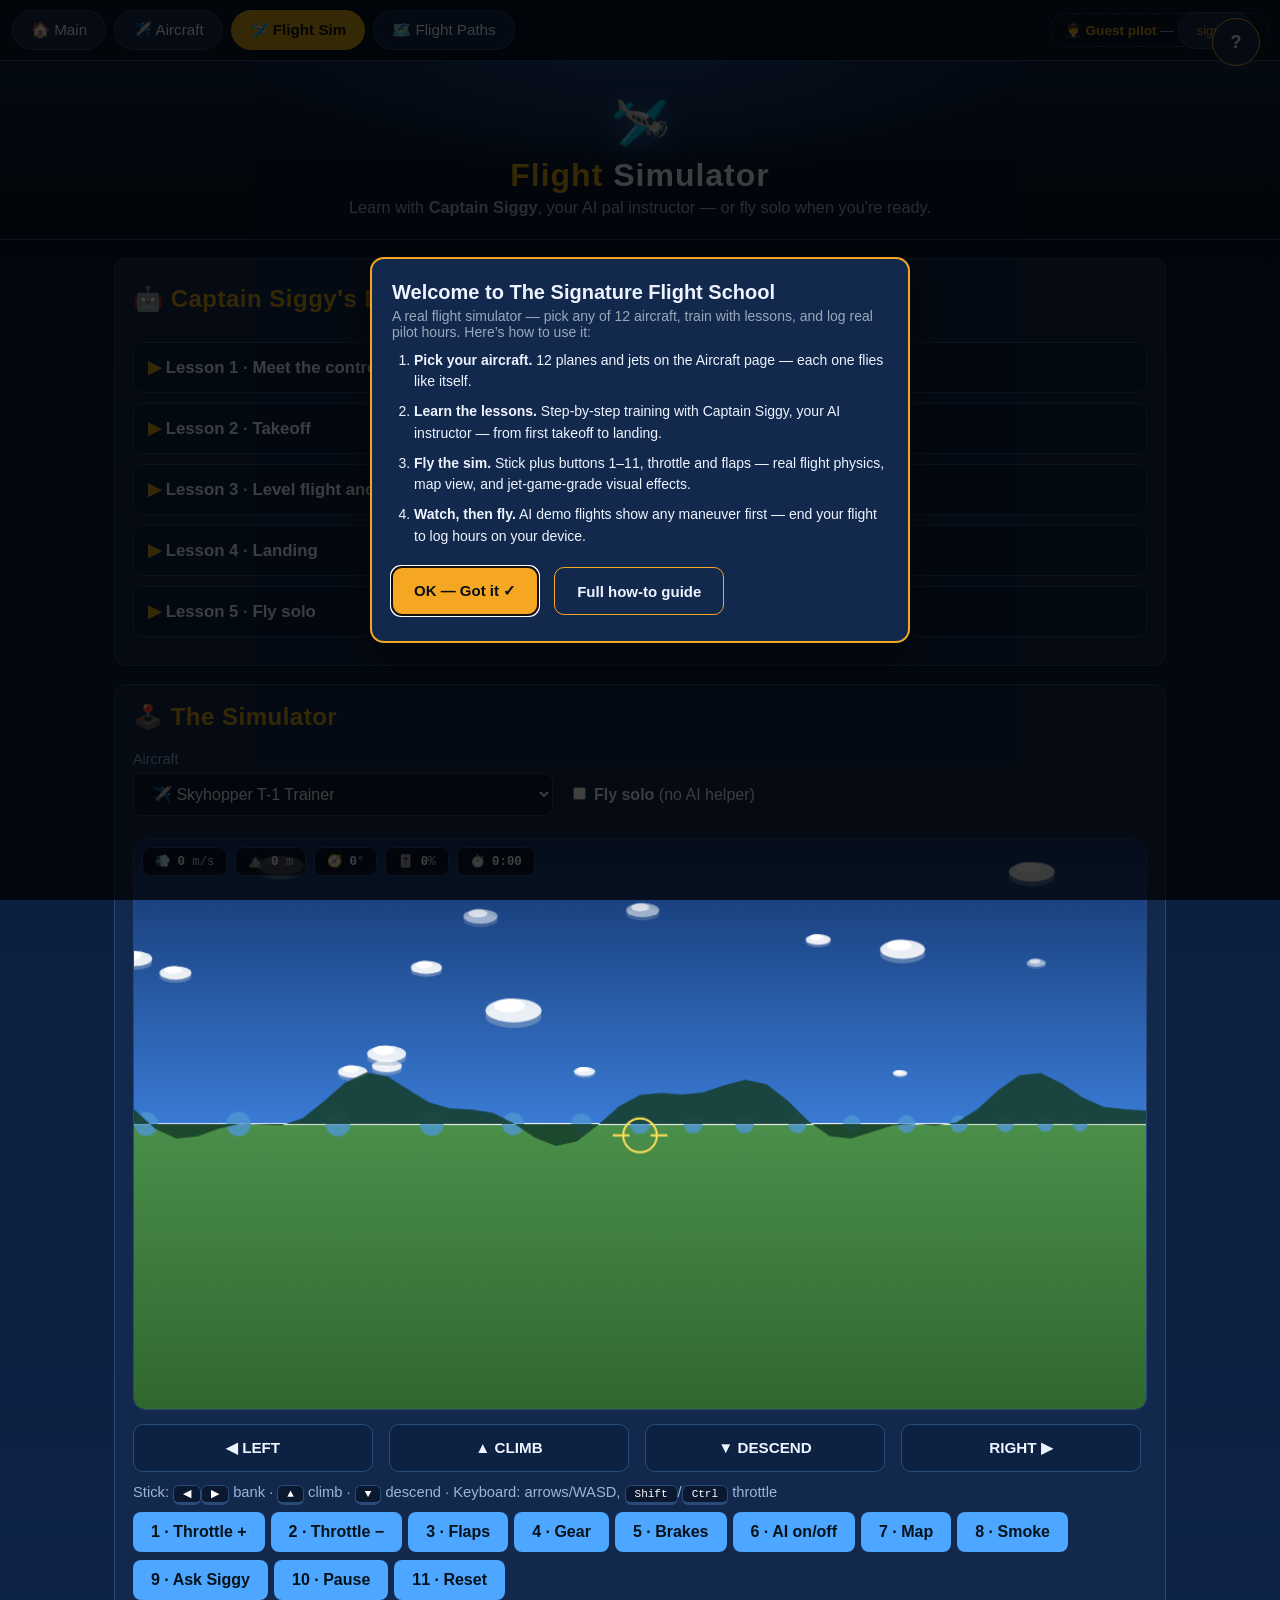
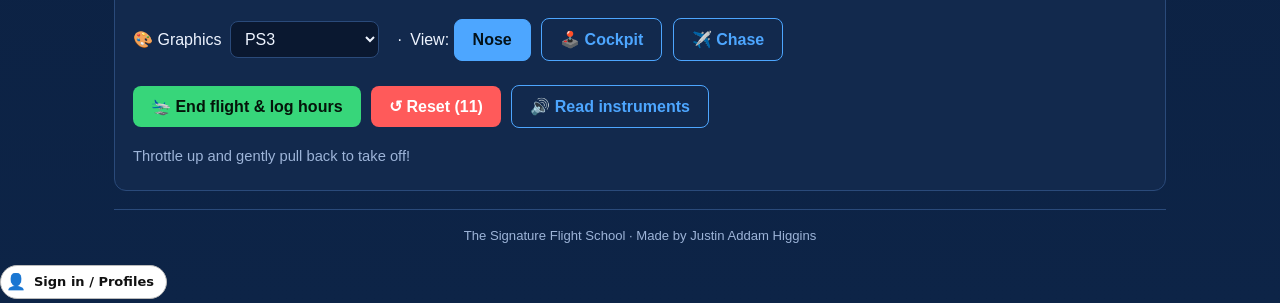
<file: sim.html>
<!DOCTYPE html>
<html lang="en">
<head>
<meta charset="utf-8">
<meta name="viewport" content="width=device-width,initial-scale=1">
<title>Flight Sim — The Signature Flight School</title>
<meta name="description" content="Fly the simulator with AI pal Captain Siggy coaching you — or fly solo. Take off, turn, land, and log hours.">
<link rel="canonical" href="https://justinahiggins614-cmyk.github.io/signature-flight-school/sim.html">
<link rel="stylesheet" href="css/style.css">
</head>
<body>
<nav class="tabs" id="tabbar" aria-label="Flight School sections">
  <a href="index.html">🏠 Main</a><a href="aircraft.html">✈️ Aircraft</a><a href="sim.html">🛩️ Flight Sim</a><a href="paths.html">🗺️ Flight Paths</a>
  <span class="pilotchip" id="pilotchip"></span>
</nav>
<div class="hero"><div class="wrap">
  <div class="plane">🛩️</div>
  <h1><span class="gold">Flight</span> Simulator</h1>
  <p class="tag" id="simtag">Learn with <b>Captain Siggy</b>, your AI pal instructor — or fly solo when you're ready.</p>
</div></div>
<div class="wrap">

<div class="sec" id="demobox" style="display:none">
  <h2>🤖 AI Demo Flight</h2>
  <p id="demoinfo" class="statusline"></p>
</div>

<div class="sec">
  <h2>🤖 Captain Siggy's Lessons <button class="readbtn" onclick="SFRead('Captain Siggy says: flying is easy when you learn it step by step. Start with lesson one and work your way down.')">🔊 Read intro</button></h2>
  <div id="lessons"></div>
</div>

<div class="sec">
  <h2>🕹️ The Simulator</h2>
  <p><label class="fl" for="craftsel">Aircraft</label>
  <select id="craftsel" aria-label="Choose aircraft"></select>
  <label style="margin-left:12px"><input type="checkbox" id="solo"> <b>Fly solo</b> (no AI helper)</label></p>
  <div id="simwrap">
    <canvas id="simcanvas" width="960" height="540" aria-label="Flight simulator view"></canvas>
    <div id="simhud">
      <span class="hudbox">💨 <b id="h_spd">0</b> m/s</span>
      <span class="hudbox">⛰️ <b id="h_alt">0</b> m</span>
      <span class="hudbox">🧭 <b id="h_hdg">0</b>°</span>
      <span class="hudbox">🎚️ <b id="h_thr">0</b>%</span>
      <span class="hudbox">⏱️ <b id="h_time">0:00</b></span>
    </div>
    <div id="demobanner">🤖 AI DEMO — Captain Siggy is flying</div>
    <div id="palcallout" role="status"></div>
  </div>
  <div class="stickrow">
    <button class="stickbtn" id="stL">◀ LEFT</button>
    <button class="stickbtn" id="stU">▲ CLIMB</button>
    <button class="stickbtn" id="stD">▼ DESCEND</button>
    <button class="stickbtn" id="stR">RIGHT ▶</button>
  </div>
  <p class="statusline">Stick: <span class="kbd">◀</span><span class="kbd">▶</span> bank · <span class="kbd">▲</span> climb · <span class="kbd">▼</span> descend · Keyboard: arrows/WASD, <span class="kbd">Shift</span>/<span class="kbd">Ctrl</span> throttle</p>
  <div id="btnpad"></div>
  <p style="margin-top:10px" id="viewrow">
    <label style="margin-right:6px">🎨 Graphics
      <select id="gfxsel" aria-label="Graphics level">
        <option value="0">16-BIT</option><option value="1">32-BIT</option>
        <option value="2">PLAYSTATION</option><option value="3">64</option>
        <option value="4" selected>PS3</option><option value="5">BEYOND</option>
      </select></label>
    <span style="margin:0 4px">·</span>
    <span>View:</span>
    <button class="ghost viewbtn" data-v="0">Nose</button>
    <button class="ghost viewbtn" data-v="1">🕹️ Cockpit</button>
    <button class="ghost viewbtn" data-v="2">✈️ Chase</button>
  </p>
  <p style="margin-top:10px">
    <button class="grn" id="endflight">🛬 End flight &amp; log hours</button>
    <button class="warn" id="resetflight">↺ Reset (11)</button>
    <button class="ghost" id="readhud">🔊 Read instruments</button>
  </p>
  <p class="statusline" id="flightmsg">Throttle up and gently pull back to take off!</p>
</div>

<footer>The Signature Flight School · Made by Justin Addam Higgins</footer>
</div>
<script src="js/signin.js"></script>
<script src="js/godmode.js"></script>
<script src="js/shared.js"></script>
<script src="js/sim.js"></script>
<script>
SFNAV();SFTABS("sim");SFchip();
function esc(s){return String(s).replace(/&/g,"&amp;").replace(/</g,"&lt;").replace(/>/g,"&gt;").replace(/"/g,"&quot;");}
var qs=function(k){var m=location.search.match(new RegExp("[?&]"+k+"=([^&]+)"));return m?decodeURIComponent(m[1]):null;};
/* ---------- lessons ---------- */
var LESSONS=[
 {t:"Lesson 1 · Meet the controls",b:"The <b>stick</b> flies the plane: push <b>UP</b> to climb, <b>DOWN</b> to descend, <b>LEFT</b> and <b>RIGHT</b> to bank into turns. On your keyboard that's the arrow keys (or W A S D).<br><br><b>Buttons 1–11</b> are your cockpit:<br>1 = throttle up · 2 = throttle down · 3 = flaps · 4 = landing gear · 5 = brakes · 6 = AI helper on/off · 7 = map · 8 = smoke trail · 9 = ask Captain Siggy · 10 = pause · 11 = reset.<br><br>Keyboard shortcuts: <span class='kbd'>Shift</span> throttle up, <span class='kbd'>Ctrl</span> throttle down, <span class='kbd'>F</span> flaps, <span class='kbd'>G</span> gear, <span class='kbd'>B</span> brakes, <span class='kbd'>M</span> map, <span class='kbd'>P</span> pause.",
  r:"Lesson 1: meet the controls. The stick flies the plane. Up climbs, down descends, left and right bank into turns. Buttons 1 and 2 are the throttle. Button 4 is the landing gear. Button 11 resets your flight."},
 {t:"Lesson 2 · Takeoff",b:"1. Push throttle to full — button <b>1</b> a few times (or hold <span class='kbd'>Shift</span>).<br>2. Steer straight down the runway with tiny LEFT/RIGHT taps.<br>3. When you're going fast, gently push <b>UP</b> on the stick. Don't yank it!<br>4. Climb away at a gentle angle. You're flying! 🎉",
  r:"Lesson 2: takeoff. Full throttle, steer straight, then gently pull up on the stick when you're fast. Don't yank it."},
 {t:"Lesson 3 · Level flight and turns",b:"Ease the stick back to center once you're climbing nicely — the plane will settle. To turn, bank <b>LEFT</b> or <b>RIGHT</b> a little and hold it; the plane turns by itself. Small banks = gentle turns. Big banks = fast turns but you lose lift, so add a touch of UP. To fly straight again, roll back to level.",
  r:"Lesson 3: level flight and turns. Bank left or right to turn. Small banks turn gently. Roll back to level to fly straight."},
 {t:"Lesson 4 · Landing",b:"1. Slow down (button <b>2</b>) and put the <b>gear down</b> (button <b>4</b>).<br>2. Line up with the runway — use the <b>map</b> (button 7) if you're lost.<br>3. Descend gently toward the start of the runway.<br>4. Just before touching, ease the nose <b>UP</b> a tiny bit — pilots call this the <i>flare</i>.<br>5. Touch down soft, then brakes (button <b>5</b>).",
  r:"Lesson 4: landing. Slow down, gear down, line up with the runway, descend gently, and flare — a tiny pull up — right before touching down."},
 {t:"Lesson 5 · Fly solo",b:"Turn off the AI helper with button <b>6</b> (or the Fly solo checkbox) and do a full flight alone: takeoff, one full turn, and a gentle landing. No coaching, no hints — just you and the sky. Your logbook records solo flights too. You've got this, pilot! ✈️",
  r:"Lesson 5: fly solo. Turn off the AI helper and fly a full flight alone. Takeoff, one full turn, one gentle landing."}];
var lesEl=document.getElementById("lessons");
lesEl.innerHTML=LESSONS.map(function(L,i){
  return '<details class="lesson" id="les'+i+'"><summary>'+esc(L.t)+'</summary><div class="lbody"><p>'+L.b+'</p>'+
  '<button class="readbtn" data-i="'+i+'" onclick="SFRead(LESSONS[this.getAttribute(\'data-i\')].r)">🔊 Read lesson</button> '+
  '<button class="grn" data-done="'+i+'">✓ Mark done</button></div></details>';
}).join("");
lesEl.querySelectorAll("[data-done]").forEach(function(b){b.onclick=function(){
  var i=+b.getAttribute("data-done");SFpilots.markLesson(i);
  document.getElementById("les"+i).classList.add("done");
  b.textContent="✓ Done!";b.disabled=true;};});
(function(){var cur=SFpilots.current();
  if(cur){var p=SFpilots.get(cur);(p.lessons||[]).forEach(function(i){
    var d=document.getElementById("les"+i);if(d)d.classList.add("done");});}})();
/* ---------- craft select ---------- */
var csel=document.getElementById("craftsel");
Object.keys(SF_CRAFTS).forEach(function(id){
  var o=document.createElement("option");o.value=id;o.textContent="✈️ "+SF_CRAFTS[id].name;csel.appendChild(o);});
var craftParam=qs("craft");if(craftParam&&SF_CRAFTS[craftParam])csel.value=craftParam;
/* ---------- button pad 1-11 ---------- */
var BTN_NAMES={1:"Throttle +",2:"Throttle −",3:"Flaps",4:"Gear",5:"Brakes",6:"AI on/off",7:"Map",8:"Smoke",9:"Ask Siggy",10:"Pause",11:"Reset"};
var pad=document.getElementById("btnpad");
for(var bn=1;bn<=11;bn++){var b=document.createElement("button");b.textContent=bn+" · "+BTN_NAMES[bn];
  b.setAttribute("data-b",bn);b.setAttribute("aria-label","Button "+bn+": "+BTN_NAMES[bn]);pad.appendChild(b);}
pad.querySelectorAll("button").forEach(function(b){b.onclick=function(){sim.button(+b.getAttribute("data-b"));};});
/* ---------- sim ---------- */
var cv=document.getElementById("simcanvas"),msg=document.getElementById("flightmsg"),
    callout=document.getElementById("palcallout");
var demoMode=null,demoName="";
function say(t,ms){callout.textContent="🤖 Captain Siggy: "+t;callout.style.display="block";
  clearTimeout(say._t);say._t=setTimeout(function(){callout.style.display="none";},ms||5000);}
var sim=new FlightSim(cv,{craft:csel.value,ai:!document.getElementById("solo").checked,
  onEvent:function(n,d){
    if(n==="coach"||n==="note")say(d.t);
    else if(n==="askpal")sim.askPal();
    else if(n==="takeoff"){say("You're flying! Climb gently and enjoy. 🎉");msg.textContent="✈️ AIRBORNE! Fly around, then come back and land.";}
    else if(n==="landed"){say("Beautiful landing! Just like the airlines. 🎉");msg.textContent="🛬 Gentle landing! Take off again or end your flight to log hours.";}
    else if(n==="rough")say("A field landing! Not the runway, but you walked away. Try the runway next time.");
    else if(n==="crash"){say(d.msg+" Hit Reset (button 11) to try again.",8000);msg.textContent="💥 Crashed. Crashes are free in the sim — reset and try again!";}
    else if(n==="aimode"){document.getElementById("solo").checked=!d.ai;}
    else if(n==="demowp")say("Waypoint "+d.i+" of "+d.n+"…",2500);
    else if(n==="demorestart")say("Oops — Captain Siggy will try that demo again (attempt "+d.n+").",4000);
    else if(n==="demofail"){say("That path beat the demo pilot — try it yourself, you'll do better!",8000);
      document.getElementById("demobanner").style.display="none";}
    else if(n==="demodone"){say("Demo complete — that path is all yours now. Your turn, pilot!",8000);
      msg.textContent="🤖 Demo complete! Pick this aircraft and fly the path yourself.";}
  }});
/* ---------- graphics tiers + camera views ---------- */
var gfxsel=document.getElementById("gfxsel");
function applyView(){
  var g=parseInt(gfxsel.value,10);if(!(g>=0&&g<=5))g=4;
  sim.gfx=g;
  try{JAHPS.set("sf_gfx",String(g));}catch(e){}
  var vbs=document.querySelectorAll(".viewbtn");
  for(var i=0;i<vbs.length;i++)vbs[i].classList.toggle("on",+vbs[i].getAttribute("data-v")===sim.view);
}
try{var sg=JAHPS.get("sf_gfx");if(sg!==null&&+sg>=0&&+sg<=5)gfxsel.value=sg;}catch(e){}
try{var sv=JAHPS.get("sf_view");if(sv!==null&&+sv>=0&&+sv<=2)sim.view=+sv;}catch(e){}
gfxsel.onchange=applyView;
document.querySelectorAll(".viewbtn").forEach(function(b){
  b.onclick=function(){sim.view=+b.getAttribute("data-v");
    try{JAHPS.set("sf_view",String(sim.view));}catch(e){}
    applyView();};
});
function cycleView(){sim.view=(sim.view+1)%3;
  try{JAHPS.set("sf_view",String(sim.view));}catch(e){}applyView();}
applyView();
csel.onchange=function(){var keep=sim.time;sim=new FlightSim(cv,{craft:csel.value,ai:!document.getElementById("solo").checked,demo:demoMode,onEvent:sim.onEvent});
  applyView();
  document.getElementById("demobanner").style.display=demoMode?"block":"none";};
document.getElementById("solo").onchange=function(){sim.ai=!this.checked;
  say(this.checked?"Solo mode — no AI helper. Good luck, pilot!":"Captain Siggy is back with you.");};
document.getElementById("resetflight").onclick=function(){sim.button(11);};
document.getElementById("endflight").onclick=function(){
  var secs=Math.round(sim.time);
  if(secs<5){msg.textContent="Fly a little first — flights under 5 seconds don't log.";return;}
  var hrs=SFpilots.logFlight(secs,"sim");
  var mm=Math.floor(secs/60),ss=secs%60;
  msg.textContent="🛬 Flight logged: "+mm+"m "+ss+"s ("+hrs.toFixed(2)+"h) → "+(SFpilots.current()||"Guest")+". Nice flying!";
  say("Flight logged! "+mm+" minutes "+ss+" seconds added to your logbook.",6000);SFchip();};
document.getElementById("readhud").onclick=function(){
  SFRead("Speed "+Math.round(sim.speed)+" meters per second. Altitude "+Math.round(sim.alt)+" meters. Heading "+Math.round(sim.hdg)+" degrees. Throttle "+Math.round(sim.throttle*100)+" percent.");};
/* stick buttons (touch + mouse) */
function bindStick(id,axis,val){
  var el=document.getElementById(id);
  var on=function(e){e.preventDefault();sim.stick[axis]=val;};
  var off=function(e){e.preventDefault();if(sim.stick[axis]===val)sim.stick[axis]=0;};
  el.addEventListener("pointerdown",on);el.addEventListener("pointerup",off);
  el.addEventListener("pointerleave",off);el.addEventListener("pointercancel",off);}
bindStick("stL","x",-1);bindStick("stR","x",1);bindStick("stU","y",1);bindStick("stD","y",-1);
/* keyboard */
var keys={};
document.addEventListener("keydown",function(e){
  if(/INPUT|SELECT|TEXTAREA/.test(e.target.tagName))return;
  var k=e.key;
  if(["ArrowUp","ArrowDown","ArrowLeft","ArrowRight"," "].indexOf(k)>=0)e.preventDefault();
  if(k==="ArrowLeft"||k==="a"||k==="A")sim.stick.x=-1;
  else if(k==="ArrowRight"||k==="d"||k==="D")sim.stick.x=1;
  else if(k==="ArrowUp"||k==="w"||k==="W")sim.stick.y=1;
  else if(k==="ArrowDown"||k==="s"||k==="S")sim.stick.y=-1;
  else if(k==="Shift")sim.button(1);
  else if(k==="Control")sim.button(2);
  else if(k==="c"||k==="C"){sim.view=sim.view===1?0:1;applyView();}
  else if(k==="v"||k==="V")cycleView();
  else if(k==="f"||k==="F")sim.button(3);
  else if(k==="g"||k==="G")sim.button(4);
  else if(k==="b"||k==="B")sim.button(5);
  else if(k==="m"||k==="M")sim.button(7);
  else if(k==="p"||k==="P")sim.button(10);
});
document.addEventListener("keyup",function(e){
  var k=e.key;
  if((k==="ArrowLeft"||k==="a"||k==="A")&&sim.stick.x===-1)sim.stick.x=0;
  if((k==="ArrowRight"||k==="d"||k==="D")&&sim.stick.x===1)sim.stick.x=0;
  if((k==="ArrowUp"||k==="w"||k==="W")&&sim.stick.y===1)sim.stick.y=0;
  if((k==="ArrowDown"||k==="s"||k==="S")&&sim.stick.y===-1)sim.stick.y=0;
});
/* demo mode */
var demoId=qs("demo");
if(demoId){
  fetch("data/paths.json").then(function(r){return r.json();}).then(function(d){
    var p=null;d.paths.forEach(function(x){if(x.id===demoId)p=x;});
    if(!p){msg.textContent="Demo path not found.";return;}
    demoMode={waypoints:p.waypoints,name:p.name};demoName=p.name;
    document.getElementById("demobox").style.display="block";
    var isGlider=p.craft==="g1";
    document.getElementById("demoinfo").innerHTML="Watching Captain Siggy fly <b>"+esc(p.name)+"</b> ("+p.distance_km+" km, "+p.skill+") — then it's your turn. <a href='paths.html'>← back to flight paths</a> <button class='grn' id='demofly'>⏩ Skip demo — fly it yourself</button>"+
    "<br><span style='font-size:.85em'>Demo flown at scenic altitude (same route, watchable pace)."+(isGlider?" 🪂 Glider demo flown on aerotow behind a tow plane.":"")+"</span>";
    document.getElementById("demofly").onclick=function(){location.href="sim.html?craft="+(match||"t1");};
    document.getElementById("simtag").textContent="🤖 AI DEMO FLIGHT: "+p.name+" — watch, then fly it yourself!";
    document.getElementById("demobanner").style.display="block";
    var ac=document.getElementById("craftsel");
    var match=null;Object.keys(SF_CRAFTS).forEach(function(id){if(id===p.craft)match=id;});
    if(match)ac.value=match;
    sim=new FlightSim(cv,{craft:ac.value,ai:true,demo:demoMode,onEvent:sim.onEvent});
    say("Demo flight starting — watch how it's done, pilot!",6000);
  });
}
/* main loop — demo flights run at 4x so the AI tour stays watchable */
var last=performance.now();
var DEMO_STEPS=4;
var fpsEMA=60, fpsFrames=0, fpsCooldown=0;
function loop(t){
  var dt=Math.min(0.05,(t-last)/1000);last=t;
  if(dt>0)fpsEMA=fpsEMA*0.95+(1/Math.max(dt,1/240))*0.05;
  var n=demoMode?DEMO_STEPS:1;
  for(var k=0;k<n;k++)sim.step(dt);
  sim.render();
  /* auto-degrade: if the phone can't hold 28fps, step the tier down */
  if(++fpsFrames>=180){
    fpsFrames=0;
    if(fpsCooldown>0)fpsCooldown--;
    if(fpsEMA<28&&sim.gfx>0&&fpsCooldown<=0){
      gfxsel.value=String(sim.gfx-1);applyView();fpsCooldown=5;
      msg.textContent="🎨 Graphics auto-adjusted for smoothness ("+gfxsel.options[gfxsel.selectedIndex].text+").";
    }
  }
  document.getElementById("h_spd").textContent=Math.round(sim.speed);
  document.getElementById("h_alt").textContent=Math.round(sim.alt);
  document.getElementById("h_hdg").textContent=Math.round(sim.hdg);
  document.getElementById("h_thr").textContent=Math.round(sim.throttle*100);
  var s2=Math.floor(sim.time);document.getElementById("h_time").textContent=Math.floor(s2/60)+":"+(s2%60<10?"0":"")+s2%60;
  requestAnimationFrame(loop);
}
requestAnimationFrame(loop);
</script>

<style>
/* ============ FIRST-visit WELCOME overlay (2026-10-04 standard: centered modal, no scroll, no spotlight) ============ */
#jahWelcome,#jahGuide,#jahGuideBtn{--amber:#f5a623;--amber2:#f5a6232}
#jahGuideBtn{position:fixed;top:14px;right:14px;z-index:99900;min-width:48px;min-height:48px;border-radius:24px;border:1px solid var(--amber,#f5a623);background:var(--panel,#161d27);color:var(--amber2,#ffcf6e);font-weight:700;font-size:18px;padding:10px 16px;cursor:pointer}
#jahGuideBtn:hover{background:var(--amber,#f5a623);color:#0a0e14}
#jahWelcome{position:fixed;inset:0;z-index:100000;display:none;align-items:center;justify-content:center;padding:16px;background:rgba(0,0,0,.75)}
#jahWelcome.show{display:flex}
#jahWelcomeCard{background:var(--panel,#161d27);border:2px solid var(--amber,#f5a623);border-radius:14px;padding:22px 20px;max-width:540px;width:100%;max-height:88vh;overflow-y:auto;box-shadow:0 12px 40px rgba(0,0,0,.6);color:var(--txt,#e8edf4)}
#jahWelcomeCard h2{margin:0 0 4px;color:var(--amber2,#ffcf6e);font-size:20px}
#jahWelcomeCard .wsub{margin:4px 0 0;color:var(--dim,#9aa7ba);font-size:14px}
#jahWelcomeCard ol{margin:10px 0 0;padding-left:22px;font-size:14px;line-height:1.55}
#jahWelcomeCard ol li{margin:8px 0}
#jahWelcomeCard ol li b{color:var(--amber2,#ffcf6e)}
#jahWelcomeCard .wbtnrow{display:flex;gap:10px;margin-top:16px;flex-wrap:wrap}
#jahGuide .btn,#jahWelcome .btn{min-height:48px;min-width:48px;font-size:15px;padding:12px 22px;border-radius:10px;border:1px solid var(--amber,#f5a623);background:transparent;color:var(--amber2,#ffcf6e);cursor:pointer;font-family:inherit}
#jahWelcomeOk{font-weight:700;background:var(--amber,#f5a623)!important;color:#0a0e14!important;border:none!important}
#jahGuide{position:fixed;inset:0;z-index:99900;display:none;align-items:center;justify-content:center;padding:16px;background:rgba(0,0,0,.7)}
#jahGuide.show{display:flex}
#jahGuideCard{background:var(--panel,#161d27);border:1px solid var(--amber,#f5a623);border-radius:14px;max-width:680px;width:100%;max-height:86vh;overflow:auto;padding:20px 22px;color:var(--txt,#e8edf4)}
#jahGuideCard h2{margin-top:0;color:var(--amber2,#ffcf6e)}
#jahGuideCard .gfeat{margin:0 0 14px;padding:10px 12px;background:#10151d;border:1px solid var(--line,#2a3444);border-radius:10px}
#jahGuideCard .gfeat b{color:var(--amber2,#ffcf6e)}
#jahGuideCard .gfeat p{margin:4px 0 0;font-size:14px;line-height:1.5;color:var(--txt,#e8edf4)}
#jahGuideCard .gfeat p b{color:var(--amber2,#ffcf6e)}
#jahGuideCard .gfeat ul{margin:4px 0;padding-left:20px}
#jahGuideCloseRow{display:flex;gap:10px;margin-bottom:12px;flex-wrap:wrap;align-items:center;justify-content:space-between}
</style>
<button id="jahGuideBtn" aria-label="Open the site guide" title="How to use this site — every feature, in plain language">?</button>
<!-- first-visit WELCOME overlay (2026-10-04 standard: centered modal, no scroll, no spotlight) -->
<div id="jahWelcome" aria-hidden="true">
  <div id="jahWelcomeCard" role="dialog" aria-modal="true" aria-label="Welcome to The Signature Flight School">
    <h2>Welcome to The Signature Flight School</h2>
    <p class="wsub">A real flight simulator &mdash; pick any of 12 aircraft, train with lessons, and log real pilot hours. Here&rsquo;s how to use it:</p>
    <ol>
      <li><b>Pick your aircraft.</b> 12 planes and jets on the Aircraft page &mdash; each one flies like itself.</li>
      <li><b>Learn the lessons.</b> Step-by-step training with Captain Siggy, your AI instructor &mdash; from first takeoff to landing.</li>
      <li><b>Fly the sim.</b> Stick plus buttons 1&ndash;11, throttle and flaps &mdash; real flight physics, map view, and jet-game-grade visual effects.</li>
      <li><b>Watch, then fly.</b> AI demo flights show any maneuver first &mdash; end your flight to log hours on your device.</li>
    </ol>
    <div class="wbtnrow">
      <button class="btn" id="jahWelcomeOk" type="button">OK &mdash; Got it &#10003;</button>
      <button class="btn" id="jahWelcomeFull" type="button">Full how-to guide</button>
    </div>
  </div>
</div>
<div id="jahGuide" aria-hidden="true">
  <div id="jahGuideCard" role="dialog" aria-modal="true" aria-label="How to use The Signature Flight School">
    <div id="jahGuideCloseRow">
      <h2 style="margin:0">How to use this site</h2>
      <button class="btn" id="jahGuideClose" type="button">&#10005; Close</button>
    </div>
    <div class="gfeat"><b>&#9992;&#65039; Aircraft</b><p><b>What:</b> the Aircraft page. <b>Does:</b> 12 planes and jets, each with its own flight model and look. <b>How:</b> Open Aircraft, pick one, press Fly.</p></div>
    <div class="gfeat"><b>&#127891; Lessons</b><p><b>What:</b> the training track. <b>Does:</b> Step-by-step lessons from takeoff to landing with Captain Siggy the AI instructor. <b>How:</b> Start Lesson 1 and follow the calls.</p></div>
    <div class="gfeat"><b>&#128377; Sim controls</b><p><b>What:</b> the cockpit controls. <b>Does:</b> Stick for pitch and roll, buttons 1&ndash;11 for views and systems (7 = map, 10 = pause), throttle for power &mdash; honest flight physics. <b>How:</b> Fly in the sim; the button bar labels every control.</p></div>
    <div class="gfeat"><b>&#129516; AI demo flights</b><p><b>What:</b> the watch-first mode. <b>Does:</b> The AI flies any maneuver or path so you can study it, then you take the controls. <b>How:</b> Press &ldquo;Watch the AI fly it&rdquo; in the sim.</p></div>
    <div class="gfeat"><b>&#128506; Flight Paths</b><p><b>What:</b> the Paths page. <b>Does:</b> Watch the AI fly any flight path, then fly it yourself. <b>How:</b> Open Flight Paths, pick a path.</p></div>
    <div class="gfeat"><b>&#9201;&#65039; Pilot hours</b><p><b>What:</b> your logbook. <b>Does:</b> Flight time is logged on your device when you end a flight. <b>How:</b> Press &ldquo;End flight &amp; log hours&rdquo;.</p></div>
    <div class="gfeat"><b>&#127912; Graphics tiers</b><p><b>What:</b> the visuals dial. <b>Does:</b> 16-BIT up to BEYOND &mdash; sky, clouds, afterburner, vapor trails scale with the era you pick. <b>How:</b> The graphics control in the sim; lower tiers also keep older phones smooth.</p></div>
    <div class="btnrow" style="display:flex;gap:10px;flex-wrap:wrap;margin-top:6px">
      <button class="btn" id="jahGuideTour" type="button">&#9654; Show the welcome guide</button>
      <button class="btn" id="jahGuideClose2" type="button">&#10005; Close guide</button>
    </div>
  </div>
</div>
<script>(function(){try{
/* ---------- first-visit WELCOME overlay (2026-10-04 standard): centered modal.
   NO auto-scroll, NO spotlight, NO section jumps — the page stays put, the overlay teaches. ---------- */
var FLAG="jah-tour-seen-flightschool";
/* JAHProfile storage wrapper (JAHPS): public visitors pass keys through unprefixed (behavior unchanged); signed-in profiles get per-profile namespaced storage. */
var JAHPS=(function(){try{return (typeof JAHProfile!=="undefined")&&JAHProfile.store?JAHProfile.store:localStorage;}catch(e){return localStorage;}})();
function ls(k,v){try{if(v===undefined)return JAHPS.get(k);JAHPS.set(k,v)}catch(e){return null}}
var w=document.getElementById("jahWelcome"),
    guide=document.getElementById("jahGuide"),
    guideCard=document.getElementById("jahGuideCard"),
    guideBtn=document.getElementById("jahGuideBtn");
function openWelcome(){if(!w)return;w.classList.add("show");w.setAttribute("aria-hidden","false");
  try{document.getElementById("jahWelcomeOk").focus({preventScroll:true})}catch(e){}}
function closeWelcome(){if(!w)return;w.classList.remove("show");w.setAttribute("aria-hidden","true");ls(FLAG,"1")}
document.getElementById("jahWelcomeOk").onclick=closeWelcome;
document.getElementById("jahWelcomeFull").onclick=function(){closeWelcome();openGuide()};
w.addEventListener("click",function(e){if(e.target===w)closeWelcome()});
document.addEventListener("keydown",function(e){
  if(w.classList.contains("show")&&e.key==="Escape"){closeWelcome();e.preventDefault()}});
function openGuide(){if(!guide)return;guide.classList.add("show");guide.setAttribute("aria-hidden","false");
  try{guideCard.scrollTop=0;document.getElementById("jahGuideClose").focus({preventScroll:true})}catch(e){}}
function closeGuide(){if(!guide)return;guide.classList.remove("show");guide.setAttribute("aria-hidden","true");
  try{guideBtn.focus({preventScroll:true})}catch(e){}}
guideBtn.onclick=openWelcome;
document.getElementById("jahGuideClose").onclick=closeGuide;
document.getElementById("jahGuideClose2").onclick=closeGuide;
document.getElementById("jahGuideTour").onclick=function(){closeGuide();openWelcome()};
guide.addEventListener("click",function(e){if(e.target===guide)closeGuide()});
var __qs="",__hash="";try{__qs=location.search;__hash=location.hash}catch(e){}
if(!ls(FLAG)&&__qs.indexOf("craft=")<0){setTimeout(openWelcome,900)}
}catch(e){}})();</script>
<script>
(function () {
  /* JAHProfile sign-in — mount the header button. signin.js is already loaded above. */
  var mount = document.querySelector('header .booksearch') ||
              document.querySelector('nav.jtabbar') ||
              document.querySelector('header nav') ||
              document.querySelector('header') ||
              document.body;
  if (window.JAHProfile && JAHProfile.ui) JAHProfile.ui.renderButton(mount);
})();
</script>
</body>
</html>
</file>
<file: css/style.css>
/* The Signature Flight School — theme */
:root{
  --sky:#0b1e3d; --sky2:#10294f; --panel:#12294d; --panel2:#0d2242;
  --line:#2a4a7a; --txt:#eef4ff; --mut:#9db4d8;
  --gold:#d4a017; --cy:#4da6ff; --grn:#37d67a; --red:#ff5a5a;
}
*{box-sizing:border-box}
html{scroll-behavior:smooth}
body{margin:0;background:linear-gradient(180deg,#081426 0%,#0b1e3d 40%,#0d2447 100%);color:var(--txt);
  font-family:Arial,Helvetica,sans-serif;min-height:100vh}
a{color:var(--cy)}
.wrap{max-width:1080px;margin:0 auto;padding:0 14px}
/* hero */
.hero{background:linear-gradient(180deg,rgba(20,50,100,.55),rgba(8,20,38,0) 70%),radial-gradient(ellipse 600px 220px at 50% -40px,#2a5ea8 0%,transparent 70%);
  border-bottom:1px solid var(--line);padding:34px 0 22px;text-align:center}
.hero h1{margin:.2em 0 .1em;font-size:2em;letter-spacing:1px}
.hero h1 .gold{color:var(--gold)}
.hero .tag{color:var(--mut);font-size:1.02em;max-width:720px;margin:0 auto}
.hero .plane{font-size:3em;filter:drop-shadow(0 4px 12px rgba(77,166,255,.5))}
/* tab bar — calculator pill pattern, catalog tab LAST */
.tabs{display:flex;gap:8px;overflow-x:auto;padding:10px 12px;background:rgba(8,20,38,.92);
  border-bottom:1px solid var(--line);position:sticky;top:0;z-index:50}
.tabs a{flex:0 0 auto;background:var(--panel);color:var(--txt);border:1px solid var(--line);
  border-radius:999px;padding:10px 18px;font-size:.95em;cursor:pointer;text-decoration:none;white-space:nowrap}
.tabs a:hover{border-color:var(--cy)}
.tabs a.on{background:var(--gold);color:#101010;font-weight:bold;border-color:var(--gold)}
.pilotchip{margin-left:auto;flex:0 0 auto;align-self:center;font-size:.85em;color:var(--mut);
  border:1px dashed var(--line);border-radius:999px;padding:8px 14px;white-space:nowrap}
.pilotchip b{color:var(--gold)}
/* cards + sections */
.sec{background:var(--panel);border:1px solid var(--line);border-radius:12px;padding:18px;margin:18px 0}
.sec h2{margin-top:0;color:var(--gold);letter-spacing:.5px}
.sec h3{color:var(--cy)}
.grid{display:grid;grid-template-columns:repeat(auto-fill,minmax(270px,1fr));gap:14px}
.card{background:var(--panel2);border:1px solid var(--line);border-radius:10px;padding:14px}
.card h3{margin:.2em 0;color:#fff}
.card .meta{color:var(--mut);font-size:.86em;line-height:1.7}
.badge{display:inline-block;background:var(--gold);color:#101010;font-weight:bold;font-size:.75em;
  border-radius:999px;padding:3px 10px;margin:2px 4px 2px 0}
.badge.bl{background:var(--cy);color:#04121a}.badge.gr{background:var(--grn);color:#04140a}
.badge.rd{background:var(--red);color:#fff}
/* buttons */
button,.btn{background:var(--cy);color:#04121a;border:0;border-radius:8px;padding:11px 18px;
  font-size:1em;font-weight:bold;cursor:pointer;margin:4px 6px 4px 0;font-family:inherit}
button:hover,.btn:hover{filter:brightness(1.12)}
button.gold,.btn.gold{background:var(--gold);color:#101010}
button.ghost,.btn.ghost{background:transparent;color:var(--cy);border:1px solid var(--cy)}
button.grn,.btn.grn{background:var(--grn);color:#04140a}
button.warn,.btn.warn{background:var(--red);color:#fff}
button:disabled{opacity:.45;cursor:not-allowed}
.btn{text-decoration:none;display:inline-block}
/* graphics tier + view controls (sim.html) */
#viewrow select{width:auto;max-width:none;display:inline-block;margin:0 4px;padding:8px 10px}
button.viewbtn.on{background:var(--cy);color:#04121a}
/* forms */
input[type=text],select{width:100%;max-width:420px;background:#0a1830;color:var(--txt);
  border:1px solid var(--line);border-radius:8px;padding:11px 14px;font-size:1em;margin:6px 0;font-family:inherit}
label.fl{display:block;color:var(--mut);font-size:.9em;margin-top:8px}
/* lessons */
.lesson{border:1px solid var(--line);border-radius:10px;margin:10px 0;background:var(--panel2)}
.lesson>summary{cursor:pointer;padding:14px;font-weight:bold;font-size:1.05em;list-style:none}
.lesson>summary::-webkit-details-marker{display:none}
.lesson>summary:before{content:"▶ ";color:var(--gold)}
.lesson[open]>summary:before{content:"▼ "}
.lesson .lbody{padding:0 16px 16px;line-height:1.65}
.lesson.done>summary:after{content:" ✓ DONE";color:var(--grn);font-size:.85em}
.kbd{background:#0a1830;border:1px solid var(--line);border-bottom-width:3px;border-radius:6px;
  padding:2px 9px;font-family:monospace;font-size:.92em;color:#fff;white-space:nowrap}
/* sim */
#simwrap{position:relative;background:#000;border:1px solid var(--line);border-radius:12px;overflow:hidden}
#simcanvas{display:block;width:100%;height:auto;touch-action:none}
#simhud{position:absolute;top:8px;left:8px;right:8px;display:flex;gap:8px;flex-wrap:wrap;pointer-events:none}
.hudbox{background:rgba(4,10,22,.72);border:1px solid var(--line);border-radius:8px;
  padding:6px 12px;font-family:monospace;font-size:.95em;color:#bfe0ff}
.hudbox b{color:#fff}
#palcallout{position:absolute;bottom:12px;left:50%;transform:translateX(-50%);max-width:92%;
  background:rgba(20,40,10,.88);border:1px solid var(--grn);border-radius:10px;color:#d8ffd8;
  padding:10px 16px;font-size:.98em;display:none}
#demobanner{position:absolute;top:8px;left:50%;transform:translateX(-50%);background:rgba(60,40,0,.9);
  border:1px solid var(--gold);color:var(--gold);border-radius:999px;padding:6px 18px;font-weight:bold;display:none}
.stickrow{display:flex;gap:10px;align-items:stretch;margin-top:10px;flex-wrap:wrap}
.stickbtn{flex:1;min-width:120px;background:var(--panel2);border:1px solid var(--line);border-radius:10px;
  color:var(--txt);padding:14px 8px;font-size:.95em;touch-action:none;user-select:none;-webkit-user-select:none}
.stickbtn:active{background:var(--cy);color:#04121a}
/* A-Z archive */
.az{border:1px solid var(--line);border-radius:10px;margin:8px 0;background:var(--panel2)}
.az>summary{cursor:pointer;padding:13px 16px;font-weight:bold;list-style:none}
.az>summary::-webkit-details-marker{display:none}
.az>summary:before{content:"▶ ";color:var(--gold)}
.az[open]>summary:before{content:"▼ "}
.az .azbody{padding:0 14px 14px}
.best{border:2px solid var(--gold);border-radius:12px;background:linear-gradient(180deg,#2a2005,#14100a);
  padding:18px;margin:18px 0}
.best h2{color:var(--gold);margin-top:0}
/* network nav */
.jahnet{margin:26px 0 8px;font-size:.82em;color:var(--mut);line-height:2.1;text-align:center}
.jahnet .t{color:var(--gold);letter-spacing:1px;font-weight:bold}
.jahnet a{color:var(--cy);text-decoration:none;margin:0 7px;white-space:nowrap}
.jahnet a:hover{text-decoration:underline}
.jahnet .here{display:inline-block;color:var(--gold);border:1px solid var(--gold);border-radius:999px;
  padding:2px 14px;margin:4px;font-weight:bold;white-space:nowrap}
footer{color:var(--mut);font-size:.82em;text-align:center;padding:18px;border-top:1px solid var(--line)}
.statusline{color:var(--mut);font-size:.92em;margin:8px 0}
.callout{background:rgba(55,214,122,.08);border:1px solid var(--grn);border-radius:10px;padding:12px 16px;margin:10px 0}
.readbtn{background:transparent;border:1px solid var(--cy);color:var(--cy);border-radius:999px;
  padding:6px 14px;font-size:.85em;margin:4px 6px 4px 0;cursor:pointer}
pre.plan{background:#0a1830;border:1px solid var(--line);border-radius:8px;padding:12px;overflow-x:auto;
  font-size:.85em;color:#cfe3ff;white-space:pre-wrap}
@media(max-width:640px){.hero h1{font-size:1.5em}.grid{grid-template-columns:1fr}}
</file>
